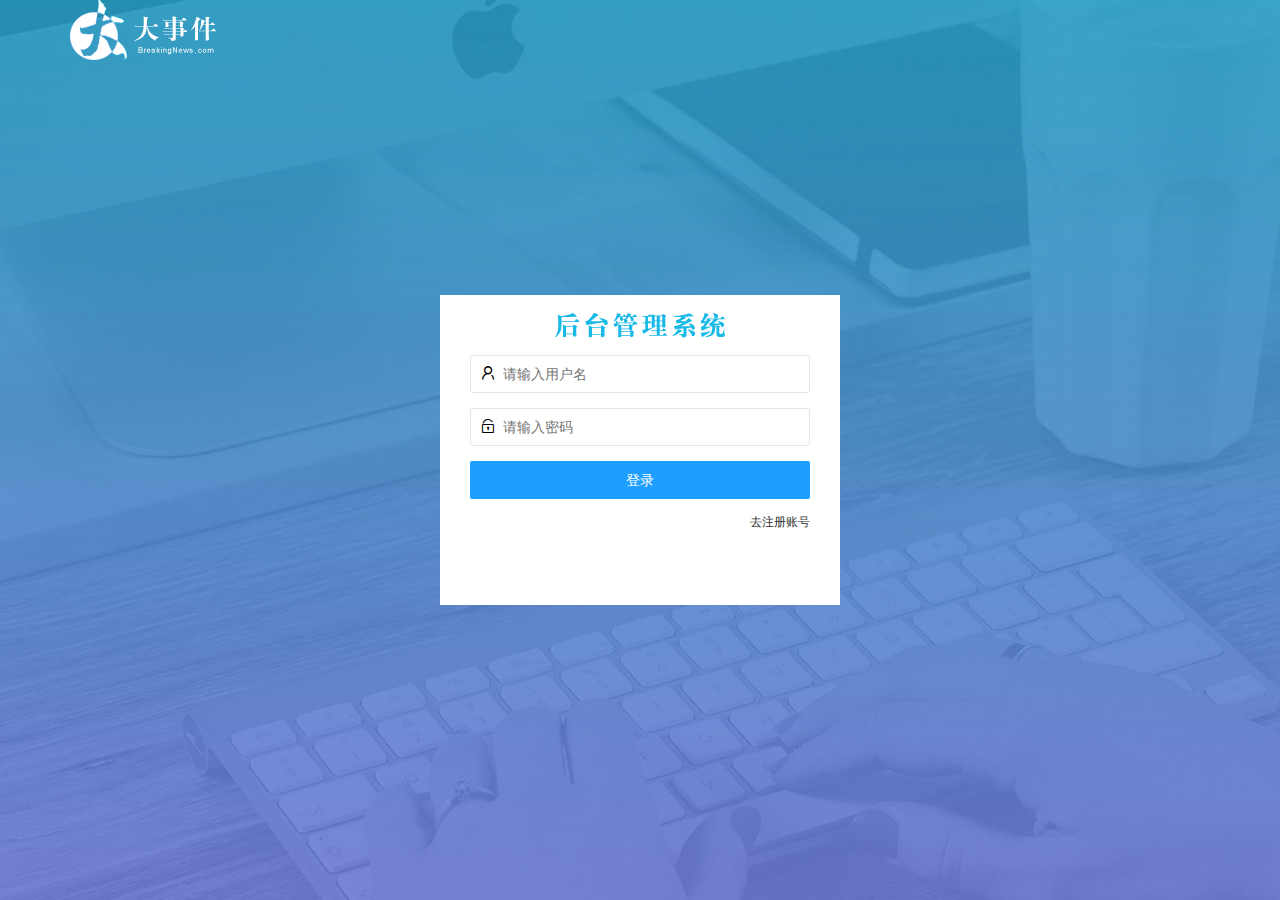
<file: login.html>
<!DOCTYPE html>
<html lang="en">

<head>
    <meta charset="UTF-8">
    <meta http-equiv="X-UA-Compatible" content="IE=edge">
    <meta name="viewport" content="width=device-width, initial-scale=1.0">
    <title>登录页面</title>
    <!-- 引入layui -->
    <link rel="stylesheet" href="/assets/lib/layui/css/layui.css">
    <link rel="stylesheet" href="./assets/css/login.css">
    
</head>

<body>
    <!-- 头部login部分 -->
    <div class="layui-main">
        <img src="/assets/images/logo.png" alt="">
    </div>
    <!-- 登录注册区域 -->
    <div class="loginAndRegBox">
        <div class="title-box"></div>
        <!-- 登录区域 -->
        <div class="login-box">
            <form class="layui-form" id="form_login">
                <div class="layui-form-item">
                    <i class="layui-icon layui-icon-username"></i>
                    <input type="text" name="username" required lay-verify="required" placeholder="请输入用户名"
                        autocomplete="off" class="layui-input">
                </div>
                <div class="layui-form-item">
                    <i class="layui-icon layui-icon-password"></i>
                    <input type="password" name="password" required lay-verify="required|pwd" placeholder="请输入密码"
                        autocomplete="off" class="layui-input">
                </div>
                <div class="layui-form-item">
                    <button class="layui-btn layui-btn-fluid layui-btn-normal" lay-submit>登录</button>
                </div>
                <div class="layui-form-item links">
                    <a href="javascript:;" id="link_reg">去注册账号</a>
                </div>
            </form>
        </div>
        <!-- 注册区域 -->
        <div class="reg-box">
            <form class="layui-form" id="form_reg">
                <div class="layui-form-item">
                    <i class="layui-icon layui-icon-username"></i>
                    <input type="text" name="username" required lay-verify="required" placeholder="请输入用户名"
                        autocomplete="off" class="layui-input">
                </div>
                <div class="layui-form-item">
                    <i class="layui-icon layui-icon-password"></i>
                    <input type="password" name="password" required lay-verify="required|pwd" placeholder="请输入密码"
                        autocomplete="off" class="layui-input">
                </div>
                <div class="layui-form-item">
                    <i class="layui-icon layui-icon-password"></i>
                    <input type="password" name="repassword" required lay-verify="required|pwd|repwd" placeholder="再次确认密码"
                        autocomplete="off" class="layui-input">
                </div>
                <div class="layui-form-item">
                    <button class="layui-btn layui-btn-fluid layui-btn-normal" lay-submit>注册</button>
                </div>
                <div class="layui-form-item links">
                    <a href="javascript:;" id="link_login">去登录</a>
                </div>
            </form>
        </div>
    </div>
    <!-- 导入 Layui 的JS文件 -->
    <script src="./assets/lib/layui/layui.all.js"></script>
    <script src="./assets/lib/jquery.js"></script>
    <script src="./assets/js/baseAPI.js"></script>
    <script src="./assets/js/login.js"></script>
</body>

</html>
</file>
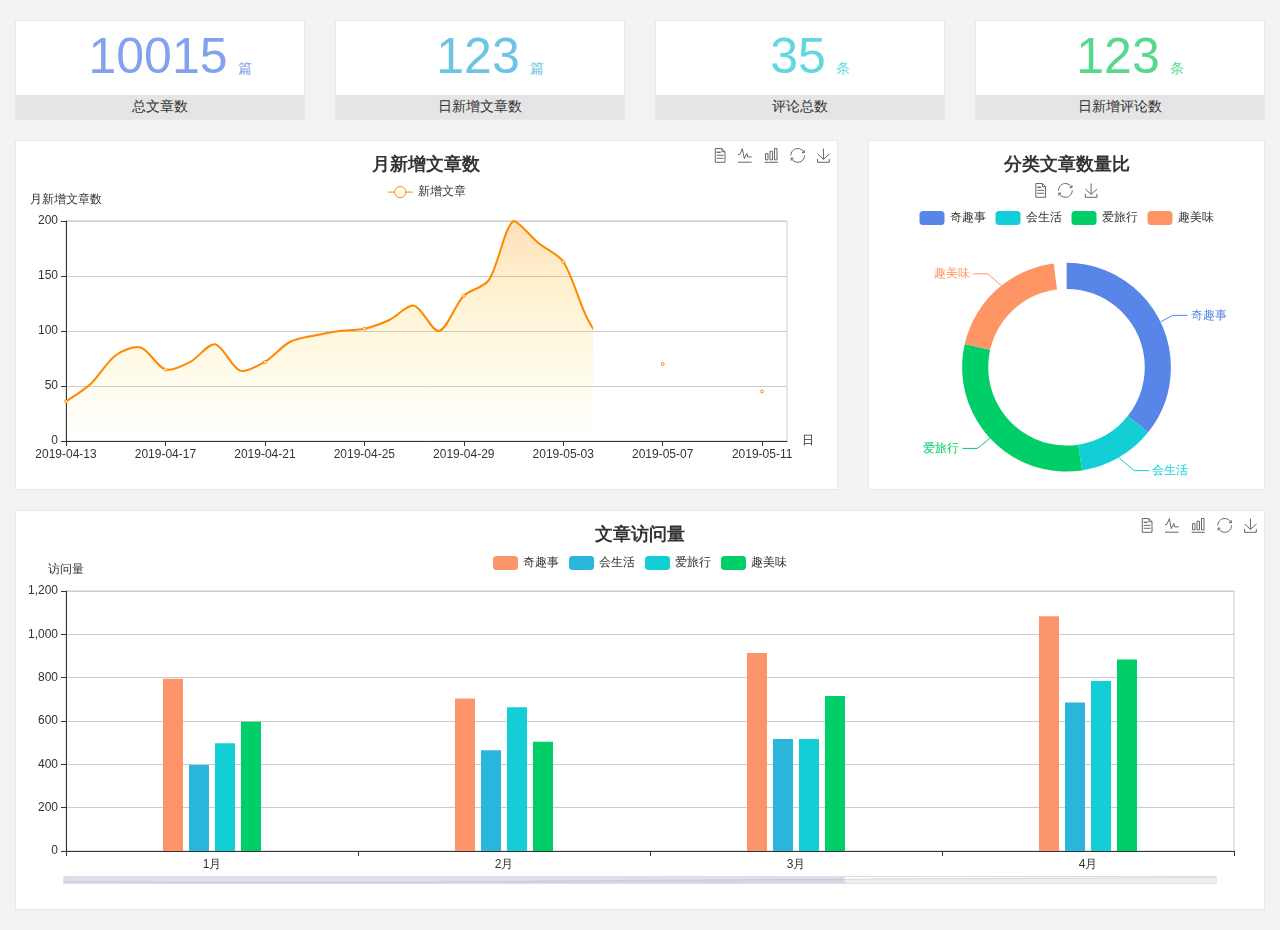
<file: home/dashboard.html>
<!DOCTYPE html>
<html lang="en">

<head>
  <meta charset="UTF-8">
  <meta name="viewport" content="width=device-width, initial-scale=1.0">
  <meta http-equiv="X-UA-Compatible" content="ie=edge">
  <title>图表统计</title>
  <link rel="stylesheet" href="../../assets/lib/bootstrap.css" />
  <link rel="stylesheet" href="../../assets/lib/main.css" />
  <script src="../../assets/lib/jquery.js"></script>
  <script type="text/javascript" src="../../assets/lib/echarts.min.js"></script>
</head>

<body>
  <div class="container-fluid">
    <div class="row spannel_list">
      <div class="col-sm-3 col-xs-6">
        <div class="spannel">
          <em>10015</em><span>篇</span>
          <b>总文章数</b>
        </div>
      </div>
      <div class="col-sm-3 col-xs-6">
        <div class="spannel scolor01">
          <em>123</em><span>篇</span>
          <b>日新增文章数</b>
        </div>
      </div>
      <div class="col-sm-3 col-xs-6">
        <div class="spannel scolor02">
          <em>35</em><span>条</span>
          <b>评论总数</b>
        </div>
      </div>
      <div class="col-sm-3 col-xs-6">
        <div class="spannel scolor03">
          <em>123</em><span>条</span>
          <b>日新增评论数</b>
        </div>
      </div>
    </div>
  </div>

  <div class="container-fluid">
    <div class="row curve-pie">
      <div class="col-lg-8 col-md-8">
        <div class="gragh_pannel" id="curve_show"></div>
      </div>
      <div class="col-lg-4 col-md-4">
        <div class="gragh_pannel" id="pie_show"></div>
      </div>
    </div>
  </div>

  <div class="container-fluid">
    <div class="column_pannel" id="column_show"></div>
  </div>

  <script>
    var oChart = echarts.init(document.getElementById('curve_show'));
    var aList_all = [
      { 'count': 36, 'date': '2019-04-13' },
      { 'count': 52, 'date': '2019-04-14' },
      { 'count': 78, 'date': '2019-04-15' },
      { 'count': 85, 'date': '2019-04-16' },
      { 'count': 65, 'date': '2019-04-17' },
      { 'count': 72, 'date': '2019-04-18' },
      { 'count': 88, 'date': '2019-04-19' },
      { 'count': 64, 'date': '2019-04-20' },
      { 'count': 72, 'date': '2019-04-21' },
      { 'count': 90, 'date': '2019-04-22' },
      { 'count': 96, 'date': '2019-04-23' },
      { 'count': 100, 'date': '2019-04-24' },
      { 'count': 102, 'date': '2019-04-25' },
      { 'count': 110, 'date': '2019-04-26' },
      { 'count': 123, 'date': '2019-04-27' },
      { 'count': 100, 'date': '2019-04-28' },
      { 'count': 132, 'date': '2019-04-29' },
      { 'count': 146, 'date': '2019-04-30' },
      { 'count': 200, 'date': '2019-05-01' },
      { 'count': 180, 'date': '2019-05-02' },
      { 'count': 163, 'date': '2019-05-03' },
      { 'count': 110, 'date': '2019-05-04' },
      { 'count': 80, 'date': '2019-05-05' },
      { 'count': 82, 'date': '2019-05-06' },
      { 'count': 70, 'date': '2019-05-07' },
      { 'count': 65, 'date': '2019-05-08' },
      { 'count': 54, 'date': '2019-05-09' },
      { 'count': 40, 'date': '2019-05-10' },
      { 'count': 45, 'date': '2019-05-11' },
      { 'count': 38, 'date': '2019-05-12' },
    ];

    let aCount = [];
    let aDate = [];

    for (var i = 0; i < aList_all.length; i++) {
      aCount.push(aList_all[i].count);
      aDate.push(aList_all[i].date);
    }

    var chartopt = {
      title: {
        text: '月新增文章数',
        left: 'center',
        top: '10'
      },
      tooltip: {
        trigger: 'axis'
      },
      legend: {
        data: ['新增文章'],
        top: '40'
      },
      toolbox: {
        show: true,
        feature: {
          mark: { show: true },
          dataView: { show: true, readOnly: false },
          magicType: { show: true, type: ['line', 'bar'] },
          restore: { show: true },
          saveAsImage: { show: true }
        }
      },
      calculable: true,
      xAxis: [
        {
          name: '日',
          type: 'category',
          boundaryGap: false,
          data: aDate
        }
      ],
      yAxis: [
        {
          name: '月新增文章数',
          type: 'value'
        }
      ],
      series: [
        {
          name: '新增文章',
          type: 'line',
          smooth: true,
          itemStyle: { normal: { areaStyle: { type: 'default' }, color: '#f80' }, lineStyle: { color: '#f80' } },
          data: aCount
        }],
      areaStyle: {
        normal: {
          color: new echarts.graphic.LinearGradient(0, 0, 0, 1, [{
            offset: 0,
            color: 'rgba(255,136,0,0.39)'
          }, {
            offset: .34,
            color: 'rgba(255,180,0,0.25)'
          }, {
            offset: 1,
            color: 'rgba(255,222,0,0.00)'
          }])

        }
      },
      grid: {
        show: true,
        x: 50,
        x2: 50,
        y: 80,
        height: 220
      }
    };

    oChart.setOption(chartopt);


    var oPie = echarts.init(document.getElementById('pie_show'));
    var oPieopt =
    {
      title: {
        top: 10,
        text: '分类文章数量比',
        x: 'center'
      },
      tooltip: {
        trigger: 'item',
        formatter: "{a} <br/>{b} : {c} ({d}%)"
      },
      color: ['#5885e8', '#13cfd5', '#00ce68', '#ff9565'],
      legend: {
        x: 'center',
        top: 65,
        data: ['奇趣事', '会生活', '爱旅行', '趣美味']
      },
      toolbox: {
        show: true,
        x: 'center',
        top: 35,
        feature: {
          mark: { show: true },
          dataView: { show: true, readOnly: false },
          magicType: {
            show: true,
            type: ['pie', 'funnel'],
            option: {
              funnel: {
                x: '25%',
                width: '50%',
                funnelAlign: 'left',
                max: 1548
              }
            }
          },
          restore: { show: true },
          saveAsImage: { show: true }
        }
      },
      calculable: true,
      series: [
        {
          name: '访问来源',
          type: 'pie',
          radius: ['45%', '60%'],
          center: ['50%', '65%'],
          data: [
            { value: 300, name: '奇趣事' },
            { value: 100, name: '会生活' },
            { value: 260, name: '爱旅行' },
            { value: 180, name: '趣美味' }
          ]
        }
      ]
    };
    oPie.setOption(oPieopt);



    var oColumn = this.echarts.init(document.getElementById('column_show'));
    var oColumnopt =
    {
      title: {
        text: '文章访问量',
        left: 'center',
        top: '10'
      },
      tooltip: {
        trigger: 'axis'
      },
      legend: {
        data: ['奇趣事', '会生活', '爱旅行', '趣美味'],
        top: '40'
      },
      toolbox: {
        show: true,
        feature: {
          mark: { show: true },
          dataView: { show: true, readOnly: false },
          magicType: { show: true, type: ['line', 'bar'] },
          restore: { show: true },
          saveAsImage: { show: true }
        }
      },
      calculable: true,
      xAxis: [
        {
          type: 'category',
          data: ['1月', '2月', '3月', '4月', '5月']
        }
      ],
      yAxis: [
        {
          name: '访问量',
          type: 'value'
        }
      ],
      series: [
        {
          name: '奇趣事',
          type: 'bar',
          barWidth: 20,
          itemStyle: {
            normal: { areaStyle: { type: 'default' }, color: '#fd956a' }
          },
          data: [800, 708, 920, 1090, 1200]
        },
        {
          name: '会生活',
          type: 'bar',
          barWidth: 20,
          itemStyle: {
            normal: { areaStyle: { type: 'default' }, color: '#2bb6db' }
          },
          data: [400, 468, 520, 690, 800]
        },
        {
          name: '爱旅行',
          type: 'bar',
          barWidth: 20,
          itemStyle: {
            normal: { areaStyle: { type: 'default' }, color: '#13cfd5' }
          },
          data: [500, 668, 520, 790, 900]
        },
        {
          name: '趣美味',
          type: 'bar',
          barWidth: 20,
          itemStyle: {
            normal: { areaStyle: { type: 'default' }, color: '#00ce68' }
          },
          data: [600, 508, 720, 890, 1000]
        }
      ],
      grid: {
        show: true,
        x: 50,
        x2: 30,
        y: 80,
        height: 260
      },
      dataZoom: [//给x轴设置滚动条
        {
          start: 0,//默认为0
          end: 100 - 1000 / 31,//默认为100
          type: 'slider',
          show: true,
          xAxisIndex: [0],
          handleSize: 0,//滑动条的 左右2个滑动条的大小
          height: 8,//组件高度
          left: 45, //左边的距离
          right: 50,//右边的距离
          bottom: 26,//右边的距离
          handleColor: '#ddd',//h滑动图标的颜色
          handleStyle: {
            borderColor: "#cacaca",
            borderWidth: "1",
            shadowBlur: 2,
            background: "#ddd",
            shadowColor: "#ddd",
          }
        }]
    };
    oColumn.setOption(oColumnopt);
  </script>
</body>

</html>
</file>
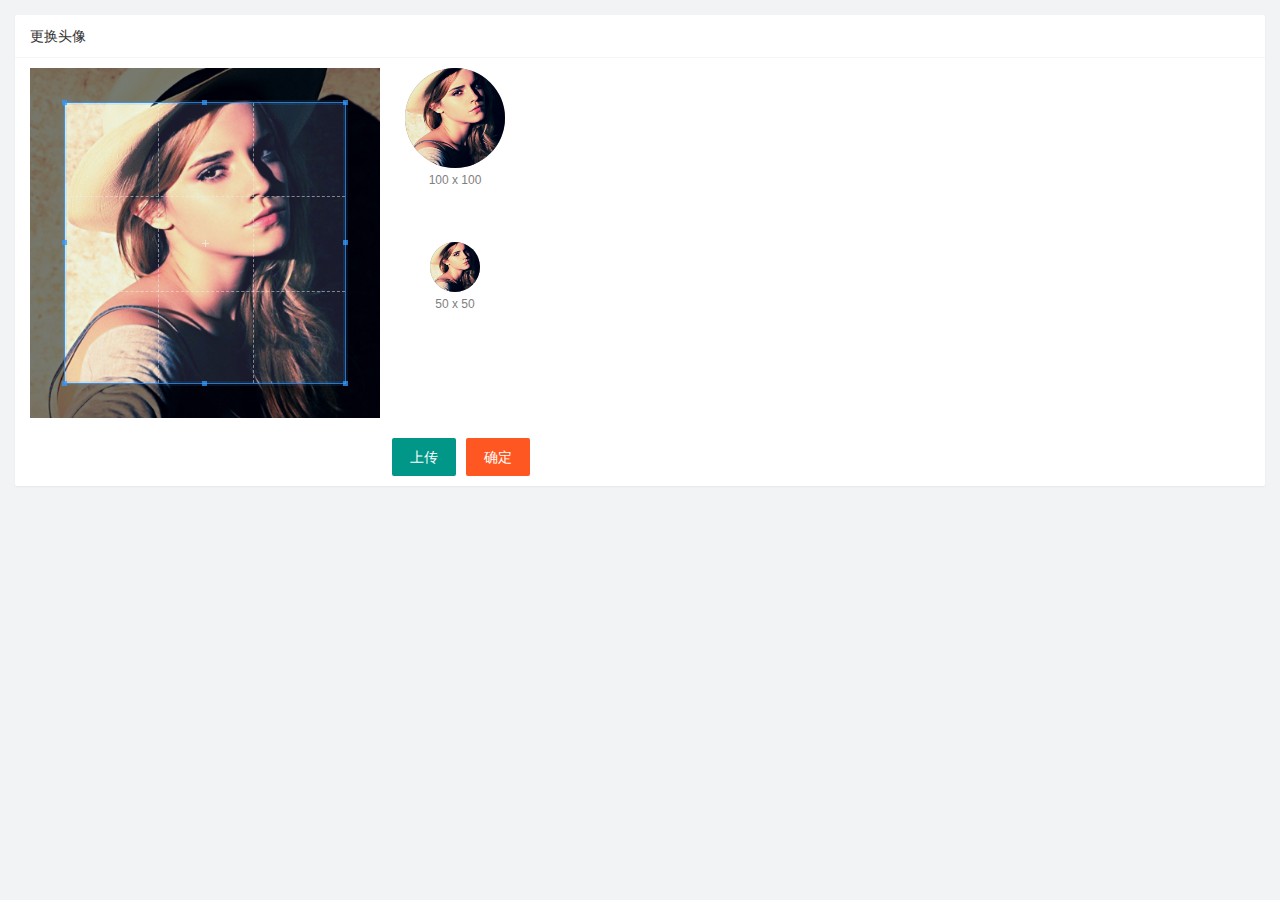
<file: user/user_avatar.html>
<!DOCTYPE html>
<html lang="en">

<head>
    <meta charset="UTF-8">
    <meta http-equiv="X-UA-Compatible" content="IE=edge">
    <meta name="viewport" content="width=device-width, initial-scale=1.0">
    <title>更换头像</title>
    <link rel="stylesheet" href="../assets/lib/layui/css/layui.css">
    <link rel="stylesheet" href="../assets/lib/cropper/cropper.css" />
    <link rel="stylesheet" href="../assets/css/user/user_avatar.css">
</head>

<body>
    <div class="layui-card">
        <div class="layui-card-header">更换头像</div>
        <div class="layui-card-body">
            <!-- 第一行的图片裁剪和预览区域 -->
            <div class="row1">
                <!-- 图片裁剪区域 -->
                <div class="cropper-box">
                    <!-- 这个 img 标签很重要，将来会把它初始化为裁剪区域 -->
                    <img id="image" src="../assets/images/sample.jpg" />
                </div>
                <!-- 图片的预览区域 -->
                <div class="preview-box">
                    <div>
                        <!-- 宽高为 100px 的预览区域 -->
                        <div class="img-preview w100"></div>
                        <p class="size">100 x 100</p>
                    </div>
                    <div>
                        <!-- 宽高为 50px 的预览区域 -->
                        <div class="img-preview w50"></div>
                        <p class="size">50 x 50</p>
                    </div>
                </div>
            </div>

            <!-- 第二行的按钮区域 -->
            <div class="row2">
                <!-- 通过 accept 属性，可以指定，允许用户选择什么类型的文件 -->
                <input type="file" id="file" accept="image/*" />
                <button type="button" class="layui-btn" id="btnChooseImage">上传</button>
                <button type="button" class="layui-btn layui-btn-danger"id="btnUpload">确定</button>
            </div>
        </div>
    </div>
    <script src="../assets/lib/layui/layui.all.js"></script>
    <script src="../assets/lib/jquery.js"></script>
    <script src="../assets/js/baseAPI.js"></script>
    <script src="../assets/lib/cropper/Cropper.js"></script>
    <script src="../assets/lib/cropper/jquery-cropper.js"></script>
    <script src="../assets/js/user/user_avatar.js"></script>
</body>

</html>
</file>
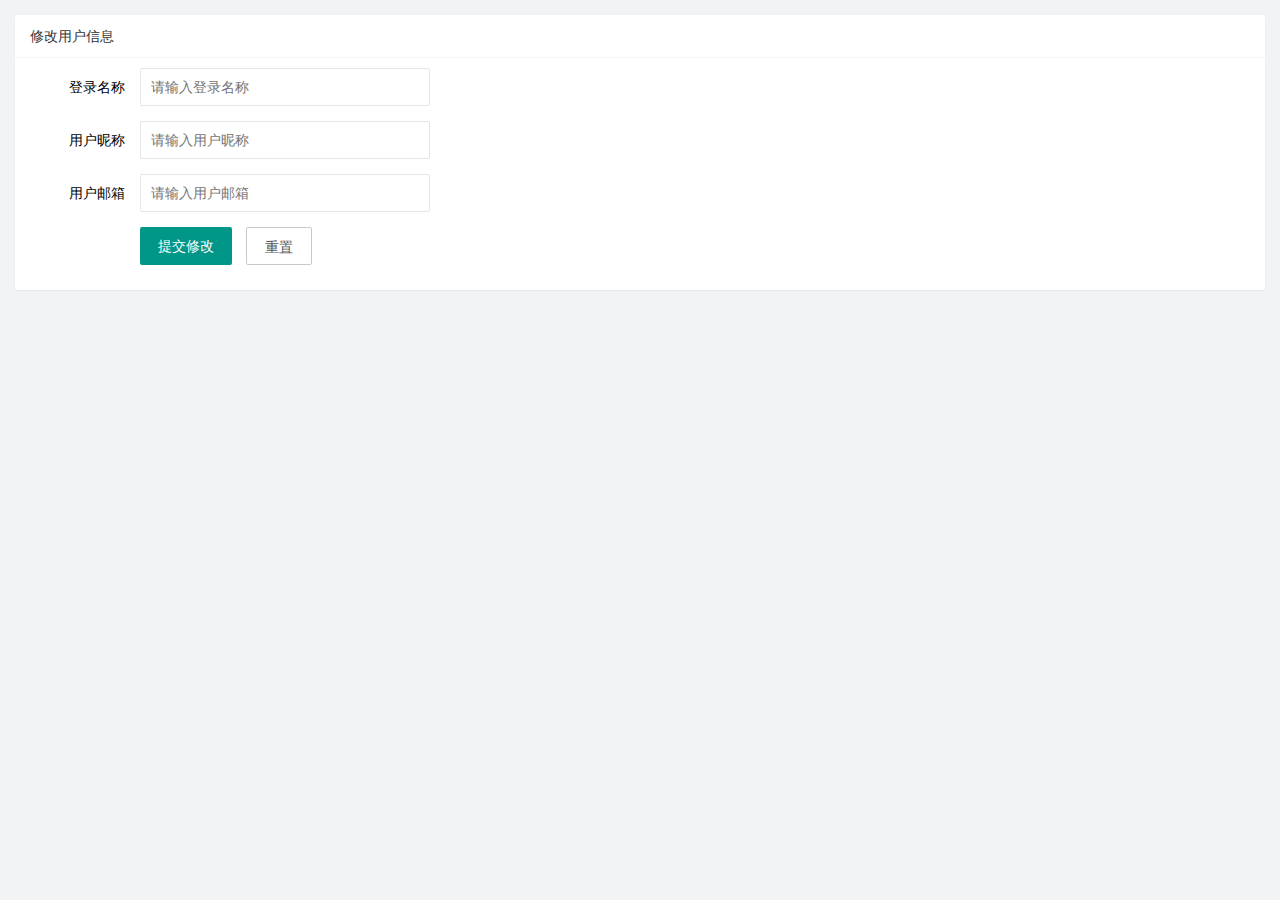
<file: user/user_info.html>
<!DOCTYPE html>
<html lang="en">

<head>
    <meta charset="UTF-8">
    <meta http-equiv="X-UA-Compatible" content="IE=edge">
    <meta name="viewport" content="width=device-width, initial-scale=1.0">
    <title>Document</title>
    <link rel="stylesheet" href="../assets/lib/layui/css/layui.css">
    <link rel="stylesheet" href="../assets/css/user/user_info.css">
</head>

<body>
    <div class="layui-card">
        <div class="layui-card-header">修改用户信息</div>
        <div class="layui-card-body">
            <form class="layui-form" lay-filter="formUserInfo">
                <!-- 这是隐藏域 -->
                <input type="hidden" name="id" value="" />
                <div class="layui-form-item">
                    <label class="layui-form-label">登录名称</label>
                    <div class="layui-input-block">
                        <input type="text" name="username" required lay-verify="required" placeholder="请输入登录名称"
                            autocomplete="off" class="layui-input" readonly>
                    </div>
                </div>
                <div class="layui-form-item">
                    <label class="layui-form-label">用户昵称</label>
                    <div class="layui-input-block">
                        <input type="text" name="nickname" required lay-verify="required|nickname" placeholder="请输入用户昵称"
                            autocomplete="off" class="layui-input">
                    </div>
                </div>
                <div class="layui-form-item">
                    <label class="layui-form-label">用户邮箱</label>
                    <div class="layui-input-block">
                        <input type="text" name="email" required lay-verify="required|email" placeholder="请输入用户邮箱"
                            autocomplete="off" class="layui-input">
                    </div>
                </div>
                <div class="layui-form-item">
                    <div class="layui-input-block">
                        <button class="layui-btn" lay-submit lay-filter="formDemo">提交修改</button>
                        <button type="reset" id="btnReset"class="layui-btn layui-btn-primary">重置</button>
                    </div>
                </div>
            </form>
        </div>
    </div>
    <!-- 导入layui -->
    <script src="../assets/lib/layui/layui.all.js"></script>
    <!-- 导入jquery -->
    <script src="../assets/lib/jquery.js"></script>
    <!-- 导入baseAPI -->
    <script src="../assets/js/baseAPI.js"></script>
    <!-- 导入user_info的js -->
    <script src="../assets/js/user/user_info.js"></script>
</body>

</html>
</file>
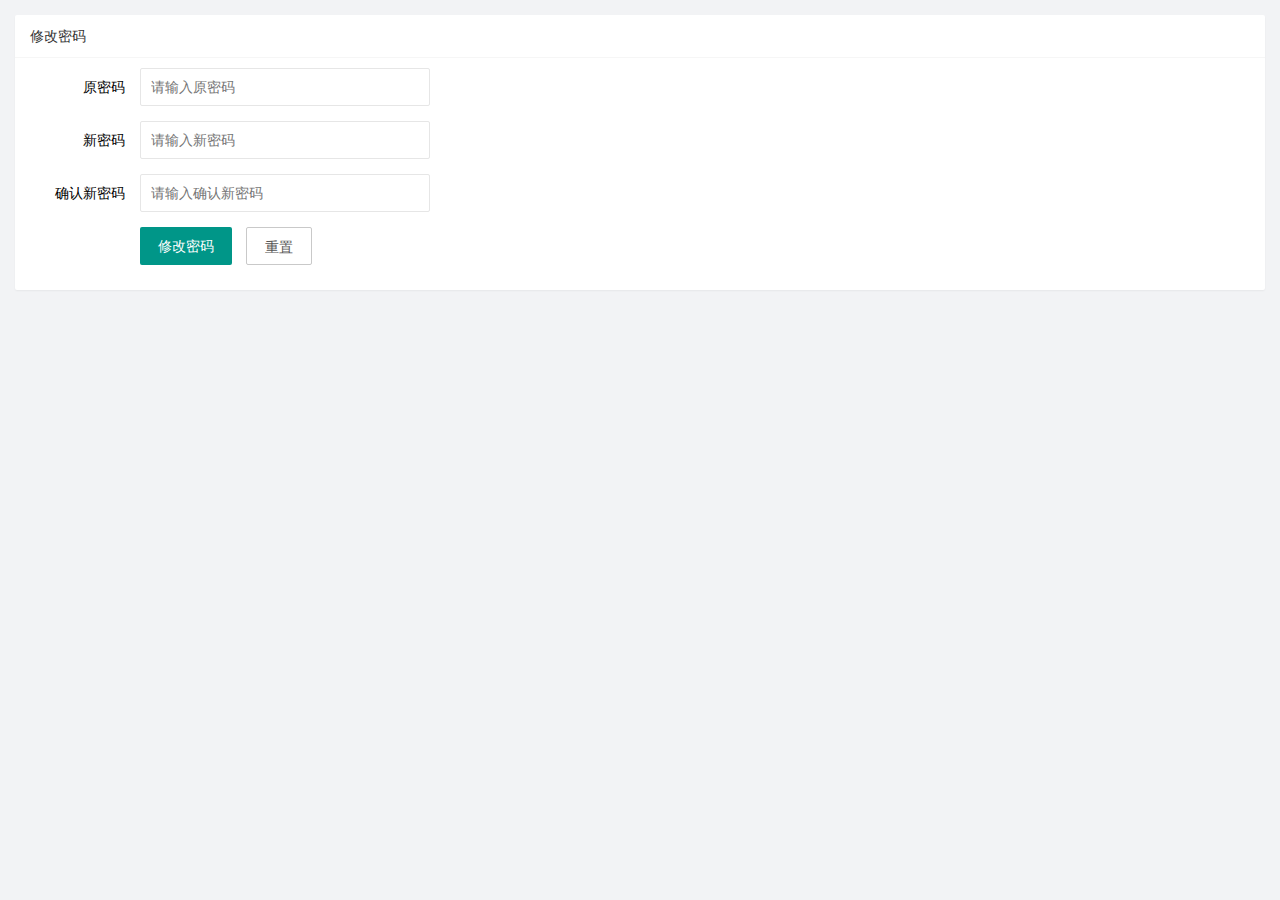
<file: user/user_pwd.html>
<!DOCTYPE html>
<html lang="en">

<head>
    <meta charset="UTF-8">
    <meta http-equiv="X-UA-Compatible" content="IE=edge">
    <meta name="viewport" content="width=device-width, initial-scale=1.0">
    <title>Document</title>
    <link rel="stylesheet" href="../assets/lib/layui/css/layui.css">
    <link rel="stylesheet" href="../assets/css/user/user_pwd.css">
</head>

<body>
    <div class="layui-card">
        <div class="layui-card-header">修改密码</div>
        <div class="layui-card-body">
            <form class="layui-form" action="">
                <div class="layui-form-item">
                    <label class="layui-form-label">原密码</label>
                    <div class="layui-input-block">
                        <input type="password" name="old_pwd" required lay-verify="required|pwd" placeholder="请输入原密码"
                            autocomplete="off" class="layui-input">
                    </div>
                </div>
                <div class="layui-form-item">
                    <label class="layui-form-label">新密码</label>
                    <div class="layui-input-block">
                        <input type="password" name="new_pwd" required lay-verify="required|pwd|samePwd" placeholder="请输入新密码"
                            autocomplete="off" class="layui-input">
                    </div>
                </div>
                <div class="layui-form-item">
                    <label class="layui-form-label">确认新密码</label>
                    <div class="layui-input-block">
                        <input type="password" name="re_pwd" required lay-verify="required|pwd|rePwd" placeholder="请输入确认新密码"
                            autocomplete="off" class="layui-input">
                    </div>
                </div>
                <div class="layui-form-item">
                    <div class="layui-input-block">
                      <button class="layui-btn" lay-submit lay-filter="formDemo">修改密码</button>
                      <button type="reset" class="layui-btn layui-btn-primary">重置</button>
                    </div>
                  </div>
            </form>
        </div>
    </div>
    <script src="../assets/lib/layui/layui.all.js"></script>
    <script src="../assets/lib/jquery.js"></script>
    <script src="../assets/js/baseAPI.js"></script>
    <script src="../assets/js/user/user_pwd.js"></script>
</body>

</html>
</file>
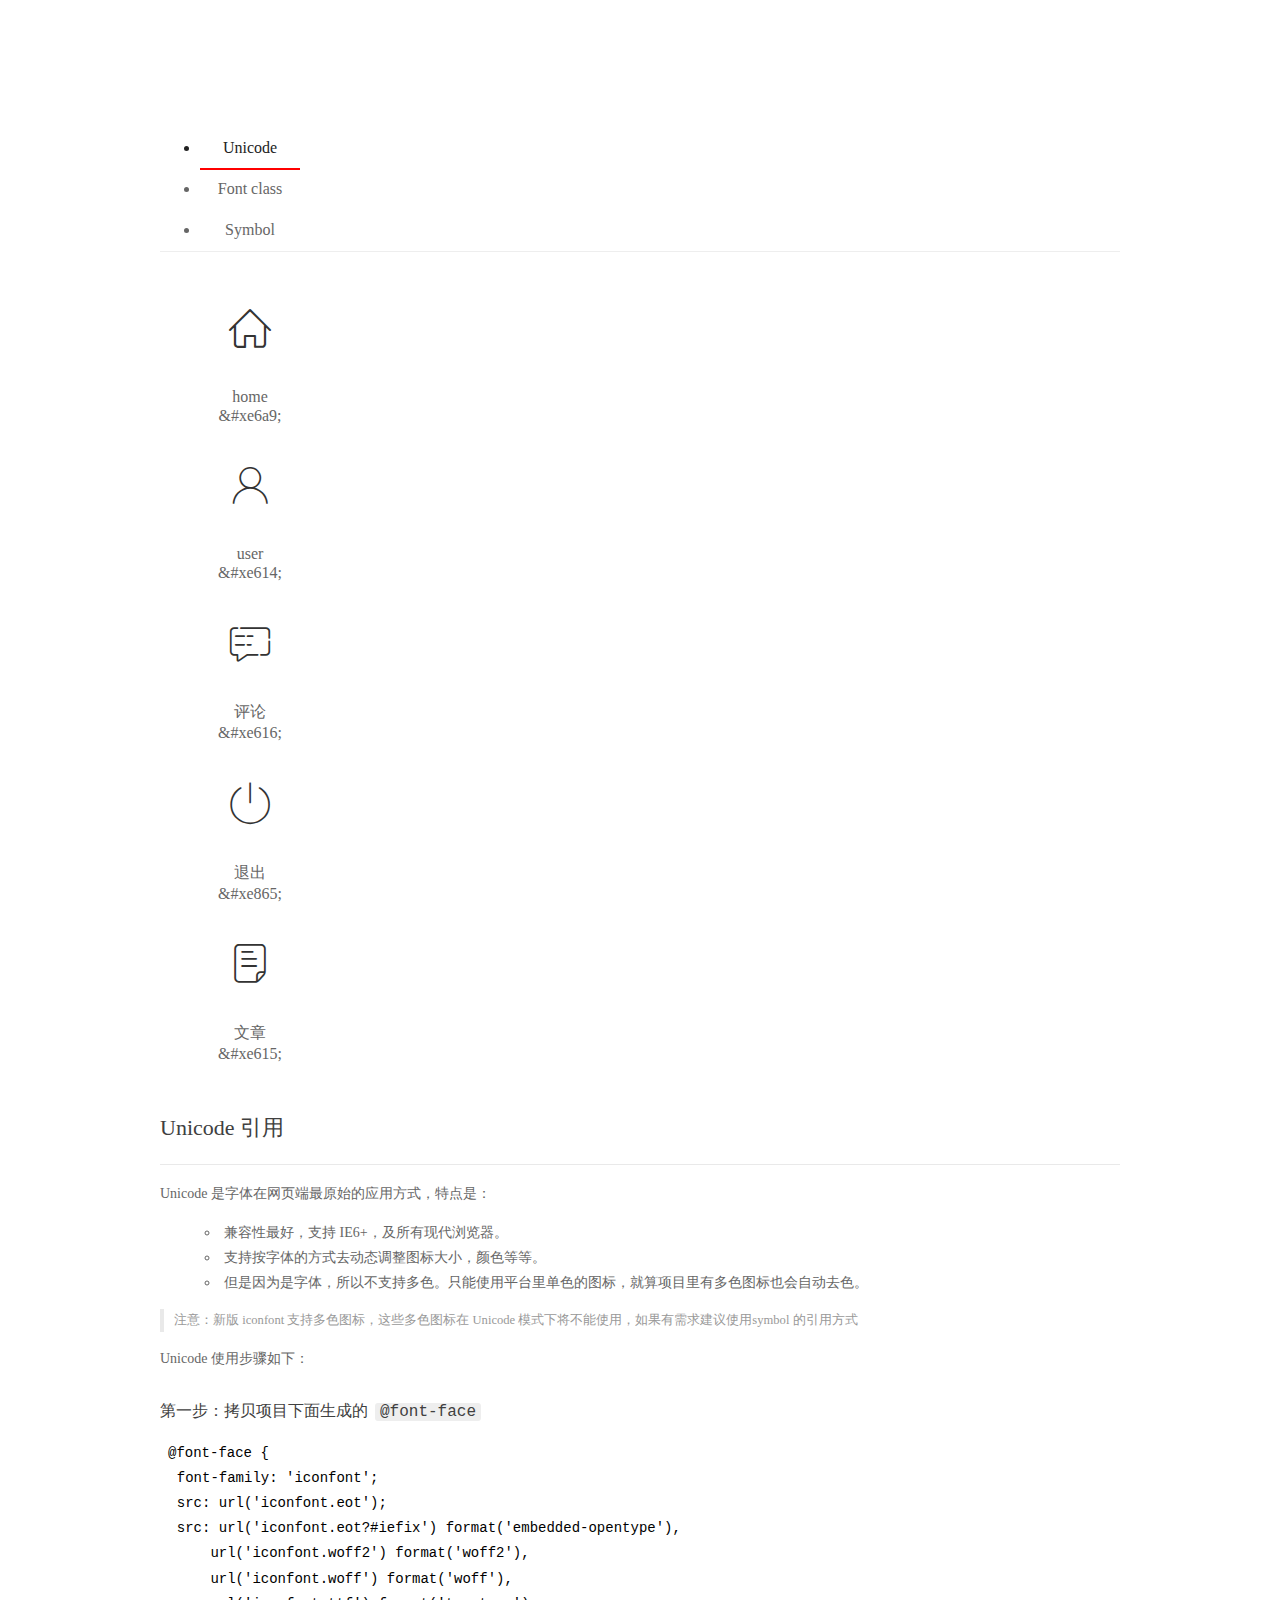
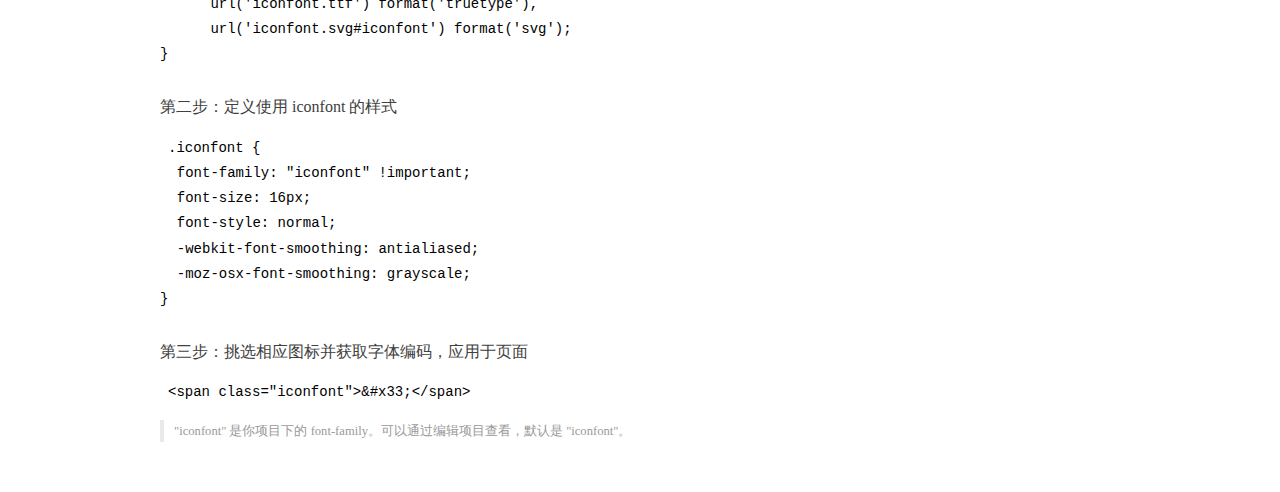
<file: assets/fonts/demo_index.html>
<!DOCTYPE html>
<html>
<head>
  <meta charset="utf-8"/>
  <title>IconFont Demo</title>
  <link rel="shortcut icon" href="https://gtms04.alicdn.com/tps/i4/TB1_oz6GVXXXXaFXpXXJDFnIXXX-64-64.ico" type="image/x-icon"/>
  <link rel="stylesheet" href="https://g.alicdn.com/thx/cube/1.3.2/cube.min.css">
  <link rel="stylesheet" href="demo.css">
  <link rel="stylesheet" href="iconfont.css">
  <script src="iconfont.js"></script>
  <!-- jQuery -->
  <script src="https://a1.alicdn.com/oss/uploads/2018/12/26/7bfddb60-08e8-11e9-9b04-53e73bb6408b.js"></script>
  <!-- 代码高亮 -->
  <script src="https://a1.alicdn.com/oss/uploads/2018/12/26/a3f714d0-08e6-11e9-8a15-ebf944d7534c.js"></script>
</head>
<body>
  <div class="main">
    <h1 class="logo"><a href="https://www.iconfont.cn/" title="iconfont 首页" target="_blank">&#xe86b;</a></h1>
    <div class="nav-tabs">
      <ul id="tabs" class="dib-box">
        <li class="dib active"><span>Unicode</span></li>
        <li class="dib"><span>Font class</span></li>
        <li class="dib"><span>Symbol</span></li>
      </ul>
      
    </div>
    <div class="tab-container">
      <div class="content unicode" style="display: block;">
          <ul class="icon_lists dib-box">
          
            <li class="dib">
              <span class="icon iconfont">&#xe6a9;</span>
                <div class="name">home</div>
                <div class="code-name">&amp;#xe6a9;</div>
              </li>
          
            <li class="dib">
              <span class="icon iconfont">&#xe614;</span>
                <div class="name">user</div>
                <div class="code-name">&amp;#xe614;</div>
              </li>
          
            <li class="dib">
              <span class="icon iconfont">&#xe616;</span>
                <div class="name">评论</div>
                <div class="code-name">&amp;#xe616;</div>
              </li>
          
            <li class="dib">
              <span class="icon iconfont">&#xe865;</span>
                <div class="name">退出</div>
                <div class="code-name">&amp;#xe865;</div>
              </li>
          
            <li class="dib">
              <span class="icon iconfont">&#xe615;</span>
                <div class="name">文章</div>
                <div class="code-name">&amp;#xe615;</div>
              </li>
          
          </ul>
          <div class="article markdown">
          <h2 id="unicode-">Unicode 引用</h2>
          <hr>

          <p>Unicode 是字体在网页端最原始的应用方式，特点是：</p>
          <ul>
            <li>兼容性最好，支持 IE6+，及所有现代浏览器。</li>
            <li>支持按字体的方式去动态调整图标大小，颜色等等。</li>
            <li>但是因为是字体，所以不支持多色。只能使用平台里单色的图标，就算项目里有多色图标也会自动去色。</li>
          </ul>
          <blockquote>
            <p>注意：新版 iconfont 支持多色图标，这些多色图标在 Unicode 模式下将不能使用，如果有需求建议使用symbol 的引用方式</p>
          </blockquote>
          <p>Unicode 使用步骤如下：</p>
          <h3 id="-font-face">第一步：拷贝项目下面生成的 <code>@font-face</code></h3>
<pre><code class="language-css"
>@font-face {
  font-family: 'iconfont';
  src: url('iconfont.eot');
  src: url('iconfont.eot?#iefix') format('embedded-opentype'),
      url('iconfont.woff2') format('woff2'),
      url('iconfont.woff') format('woff'),
      url('iconfont.ttf') format('truetype'),
      url('iconfont.svg#iconfont') format('svg');
}
</code></pre>
          <h3 id="-iconfont-">第二步：定义使用 iconfont 的样式</h3>
<pre><code class="language-css"
>.iconfont {
  font-family: "iconfont" !important;
  font-size: 16px;
  font-style: normal;
  -webkit-font-smoothing: antialiased;
  -moz-osx-font-smoothing: grayscale;
}
</code></pre>
          <h3 id="-">第三步：挑选相应图标并获取字体编码，应用于页面</h3>
<pre>
<code class="language-html"
>&lt;span class="iconfont"&gt;&amp;#x33;&lt;/span&gt;
</code></pre>
          <blockquote>
            <p>"iconfont" 是你项目下的 font-family。可以通过编辑项目查看，默认是 "iconfont"。</p>
          </blockquote>
          </div>
      </div>
      <div class="content font-class">
        <ul class="icon_lists dib-box">
          
          <li class="dib">
            <span class="icon iconfont icon-home"></span>
            <div class="name">
              home
            </div>
            <div class="code-name">.icon-home
            </div>
          </li>
          
          <li class="dib">
            <span class="icon iconfont icon-user"></span>
            <div class="name">
              user
            </div>
            <div class="code-name">.icon-user
            </div>
          </li>
          
          <li class="dib">
            <span class="icon iconfont icon-pinglun"></span>
            <div class="name">
              评论
            </div>
            <div class="code-name">.icon-pinglun
            </div>
          </li>
          
          <li class="dib">
            <span class="icon iconfont icon-tuichu"></span>
            <div class="name">
              退出
            </div>
            <div class="code-name">.icon-tuichu
            </div>
          </li>
          
          <li class="dib">
            <span class="icon iconfont icon-16"></span>
            <div class="name">
              文章
            </div>
            <div class="code-name">.icon-16
            </div>
          </li>
          
        </ul>
        <div class="article markdown">
        <h2 id="font-class-">font-class 引用</h2>
        <hr>

        <p>font-class 是 Unicode 使用方式的一种变种，主要是解决 Unicode 书写不直观，语意不明确的问题。</p>
        <p>与 Unicode 使用方式相比，具有如下特点：</p>
        <ul>
          <li>兼容性良好，支持 IE8+，及所有现代浏览器。</li>
          <li>相比于 Unicode 语意明确，书写更直观。可以很容易分辨这个 icon 是什么。</li>
          <li>因为使用 class 来定义图标，所以当要替换图标时，只需要修改 class 里面的 Unicode 引用。</li>
          <li>不过因为本质上还是使用的字体，所以多色图标还是不支持的。</li>
        </ul>
        <p>使用步骤如下：</p>
        <h3 id="-fontclass-">第一步：引入项目下面生成的 fontclass 代码：</h3>
<pre><code class="language-html">&lt;link rel="stylesheet" href="./iconfont.css"&gt;
</code></pre>
        <h3 id="-">第二步：挑选相应图标并获取类名，应用于页面：</h3>
<pre><code class="language-html">&lt;span class="iconfont icon-xxx"&gt;&lt;/span&gt;
</code></pre>
        <blockquote>
          <p>"
            iconfont" 是你项目下的 font-family。可以通过编辑项目查看，默认是 "iconfont"。</p>
        </blockquote>
      </div>
      </div>
      <div class="content symbol">
          <ul class="icon_lists dib-box">
          
            <li class="dib">
                <svg class="icon svg-icon" aria-hidden="true">
                  <use xlink:href="#icon-home"></use>
                </svg>
                <div class="name">home</div>
                <div class="code-name">#icon-home</div>
            </li>
          
            <li class="dib">
                <svg class="icon svg-icon" aria-hidden="true">
                  <use xlink:href="#icon-user"></use>
                </svg>
                <div class="name">user</div>
                <div class="code-name">#icon-user</div>
            </li>
          
            <li class="dib">
                <svg class="icon svg-icon" aria-hidden="true">
                  <use xlink:href="#icon-pinglun"></use>
                </svg>
                <div class="name">评论</div>
                <div class="code-name">#icon-pinglun</div>
            </li>
          
            <li class="dib">
                <svg class="icon svg-icon" aria-hidden="true">
                  <use xlink:href="#icon-tuichu"></use>
                </svg>
                <div class="name">退出</div>
                <div class="code-name">#icon-tuichu</div>
            </li>
          
            <li class="dib">
                <svg class="icon svg-icon" aria-hidden="true">
                  <use xlink:href="#icon-16"></use>
                </svg>
                <div class="name">文章</div>
                <div class="code-name">#icon-16</div>
            </li>
          
          </ul>
          <div class="article markdown">
          <h2 id="symbol-">Symbol 引用</h2>
          <hr>

          <p>这是一种全新的使用方式，应该说这才是未来的主流，也是平台目前推荐的用法。相关介绍可以参考这篇<a href="">文章</a>
            这种用法其实是做了一个 SVG 的集合，与另外两种相比具有如下特点：</p>
          <ul>
            <li>支持多色图标了，不再受单色限制。</li>
            <li>通过一些技巧，支持像字体那样，通过 <code>font-size</code>, <code>color</code> 来调整样式。</li>
            <li>兼容性较差，支持 IE9+，及现代浏览器。</li>
            <li>浏览器渲染 SVG 的性能一般，还不如 png。</li>
          </ul>
          <p>使用步骤如下：</p>
          <h3 id="-symbol-">第一步：引入项目下面生成的 symbol 代码：</h3>
<pre><code class="language-html">&lt;script src="./iconfont.js"&gt;&lt;/script&gt;
</code></pre>
          <h3 id="-css-">第二步：加入通用 CSS 代码（引入一次就行）：</h3>
<pre><code class="language-html">&lt;style&gt;
.icon {
  width: 1em;
  height: 1em;
  vertical-align: -0.15em;
  fill: currentColor;
  overflow: hidden;
}
&lt;/style&gt;
</code></pre>
          <h3 id="-">第三步：挑选相应图标并获取类名，应用于页面：</h3>
<pre><code class="language-html">&lt;svg class="icon" aria-hidden="true"&gt;
  &lt;use xlink:href="#icon-xxx"&gt;&lt;/use&gt;
&lt;/svg&gt;
</code></pre>
          </div>
      </div>

    </div>
  </div>
  <script>
  $(document).ready(function () {
      $('.tab-container .content:first').show()

      $('#tabs li').click(function (e) {
        var tabContent = $('.tab-container .content')
        var index = $(this).index()

        if ($(this).hasClass('active')) {
          return
        } else {
          $('#tabs li').removeClass('active')
          $(this).addClass('active')

          tabContent.hide().eq(index).fadeIn()
        }
      })
    })
  </script>
</body>
</html>
</file>
<file: assets/lib/layui/css/layui.css>
/** layui-v2.5.5 MIT License By https://www.layui.com */
 .layui-inline,img{display:inline-block;vertical-align:middle}h1,h2,h3,h4,h5,h6{font-weight:400}.layui-edge,.layui-header,.layui-inline,.layui-main{position:relative}.layui-body,.layui-edge,.layui-elip{overflow:hidden}.layui-btn,.layui-edge,.layui-inline,img{vertical-align:middle}.layui-btn,.layui-disabled,.layui-icon,.layui-unselect{-moz-user-select:none;-webkit-user-select:none;-ms-user-select:none}.layui-elip,.layui-form-checkbox span,.layui-form-pane .layui-form-label{text-overflow:ellipsis;white-space:nowrap}.layui-breadcrumb,.layui-tree-btnGroup{visibility:hidden}blockquote,body,button,dd,div,dl,dt,form,h1,h2,h3,h4,h5,h6,input,li,ol,p,pre,td,textarea,th,ul{margin:0;padding:0;-webkit-tap-highlight-color:rgba(0,0,0,0)}a:active,a:hover{outline:0}img{border:none}li{list-style:none}table{border-collapse:collapse;border-spacing:0}h4,h5,h6{font-size:100%}button,input,optgroup,option,select,textarea{font-family:inherit;font-size:inherit;font-style:inherit;font-weight:inherit;outline:0}pre{white-space:pre-wrap;white-space:-moz-pre-wrap;white-space:-pre-wrap;white-space:-o-pre-wrap;word-wrap:break-word}body{line-height:24px;font:14px Helvetica Neue,Helvetica,PingFang SC,Tahoma,Arial,sans-serif}hr{height:1px;margin:10px 0;border:0;clear:both}a{color:#333;text-decoration:none}a:hover{color:#777}a cite{font-style:normal;*cursor:pointer}.layui-border-box,.layui-border-box *{box-sizing:border-box}.layui-box,.layui-box *{box-sizing:content-box}.layui-clear{clear:both;*zoom:1}.layui-clear:after{content:'\20';clear:both;*zoom:1;display:block;height:0}.layui-inline{*display:inline;*zoom:1}.layui-edge{display:inline-block;width:0;height:0;border-width:6px;border-style:dashed;border-color:transparent}.layui-edge-top{top:-4px;border-bottom-color:#999;border-bottom-style:solid}.layui-edge-right{border-left-color:#999;border-left-style:solid}.layui-edge-bottom{top:2px;border-top-color:#999;border-top-style:solid}.layui-edge-left{border-right-color:#999;border-right-style:solid}.layui-disabled,.layui-disabled:hover{color:#d2d2d2!important;cursor:not-allowed!important}.layui-circle{border-radius:100%}.layui-show{display:block!important}.layui-hide{display:none!important}@font-face{font-family:layui-icon;src:url(../font/iconfont.eot?v=250);src:url(../font/iconfont.eot?v=250#iefix) format('embedded-opentype'),url(../font/iconfont.woff2?v=250) format('woff2'),url(../font/iconfont.woff?v=250) format('woff'),url(../font/iconfont.ttf?v=250) format('truetype'),url(../font/iconfont.svg?v=250#layui-icon) format('svg')}.layui-icon{font-family:layui-icon!important;font-size:16px;font-style:normal;-webkit-font-smoothing:antialiased;-moz-osx-font-smoothing:grayscale}.layui-icon-reply-fill:before{content:"\e611"}.layui-icon-set-fill:before{content:"\e614"}.layui-icon-menu-fill:before{content:"\e60f"}.layui-icon-search:before{content:"\e615"}.layui-icon-share:before{content:"\e641"}.layui-icon-set-sm:before{content:"\e620"}.layui-icon-engine:before{content:"\e628"}.layui-icon-close:before{content:"\1006"}.layui-icon-close-fill:before{content:"\1007"}.layui-icon-chart-screen:before{content:"\e629"}.layui-icon-star:before{content:"\e600"}.layui-icon-circle-dot:before{content:"\e617"}.layui-icon-chat:before{content:"\e606"}.layui-icon-release:before{content:"\e609"}.layui-icon-list:before{content:"\e60a"}.layui-icon-chart:before{content:"\e62c"}.layui-icon-ok-circle:before{content:"\1005"}.layui-icon-layim-theme:before{content:"\e61b"}.layui-icon-table:before{content:"\e62d"}.layui-icon-right:before{content:"\e602"}.layui-icon-left:before{content:"\e603"}.layui-icon-cart-simple:before{content:"\e698"}.layui-icon-face-cry:before{content:"\e69c"}.layui-icon-face-smile:before{content:"\e6af"}.layui-icon-survey:before{content:"\e6b2"}.layui-icon-tree:before{content:"\e62e"}.layui-icon-upload-circle:before{content:"\e62f"}.layui-icon-add-circle:before{content:"\e61f"}.layui-icon-download-circle:before{content:"\e601"}.layui-icon-templeate-1:before{content:"\e630"}.layui-icon-util:before{content:"\e631"}.layui-icon-face-surprised:before{content:"\e664"}.layui-icon-edit:before{content:"\e642"}.layui-icon-speaker:before{content:"\e645"}.layui-icon-down:before{content:"\e61a"}.layui-icon-file:before{content:"\e621"}.layui-icon-layouts:before{content:"\e632"}.layui-icon-rate-half:before{content:"\e6c9"}.layui-icon-add-circle-fine:before{content:"\e608"}.layui-icon-prev-circle:before{content:"\e633"}.layui-icon-read:before{content:"\e705"}.layui-icon-404:before{content:"\e61c"}.layui-icon-carousel:before{content:"\e634"}.layui-icon-help:before{content:"\e607"}.layui-icon-code-circle:before{content:"\e635"}.layui-icon-water:before{content:"\e636"}.layui-icon-username:before{content:"\e66f"}.layui-icon-find-fill:before{content:"\e670"}.layui-icon-about:before{content:"\e60b"}.layui-icon-location:before{content:"\e715"}.layui-icon-up:before{content:"\e619"}.layui-icon-pause:before{content:"\e651"}.layui-icon-date:before{content:"\e637"}.layui-icon-layim-uploadfile:before{content:"\e61d"}.layui-icon-delete:before{content:"\e640"}.layui-icon-play:before{content:"\e652"}.layui-icon-top:before{content:"\e604"}.layui-icon-friends:before{content:"\e612"}.layui-icon-refresh-3:before{content:"\e9aa"}.layui-icon-ok:before{content:"\e605"}.layui-icon-layer:before{content:"\e638"}.layui-icon-face-smile-fine:before{content:"\e60c"}.layui-icon-dollar:before{content:"\e659"}.layui-icon-group:before{content:"\e613"}.layui-icon-layim-download:before{content:"\e61e"}.layui-icon-picture-fine:before{content:"\e60d"}.layui-icon-link:before{content:"\e64c"}.layui-icon-diamond:before{content:"\e735"}.layui-icon-log:before{content:"\e60e"}.layui-icon-rate-solid:before{content:"\e67a"}.layui-icon-fonts-del:before{content:"\e64f"}.layui-icon-unlink:before{content:"\e64d"}.layui-icon-fonts-clear:before{content:"\e639"}.layui-icon-triangle-r:before{content:"\e623"}.layui-icon-circle:before{content:"\e63f"}.layui-icon-radio:before{content:"\e643"}.layui-icon-align-center:before{content:"\e647"}.layui-icon-align-right:before{content:"\e648"}.layui-icon-align-left:before{content:"\e649"}.layui-icon-loading-1:before{content:"\e63e"}.layui-icon-return:before{content:"\e65c"}.layui-icon-fonts-strong:before{content:"\e62b"}.layui-icon-upload:before{content:"\e67c"}.layui-icon-dialogue:before{content:"\e63a"}.layui-icon-video:before{content:"\e6ed"}.layui-icon-headset:before{content:"\e6fc"}.layui-icon-cellphone-fine:before{content:"\e63b"}.layui-icon-add-1:before{content:"\e654"}.layui-icon-face-smile-b:before{content:"\e650"}.layui-icon-fonts-html:before{content:"\e64b"}.layui-icon-form:before{content:"\e63c"}.layui-icon-cart:before{content:"\e657"}.layui-icon-camera-fill:before{content:"\e65d"}.layui-icon-tabs:before{content:"\e62a"}.layui-icon-fonts-code:before{content:"\e64e"}.layui-icon-fire:before{content:"\e756"}.layui-icon-set:before{content:"\e716"}.layui-icon-fonts-u:before{content:"\e646"}.layui-icon-triangle-d:before{content:"\e625"}.layui-icon-tips:before{content:"\e702"}.layui-icon-picture:before{content:"\e64a"}.layui-icon-more-vertical:before{content:"\e671"}.layui-icon-flag:before{content:"\e66c"}.layui-icon-loading:before{content:"\e63d"}.layui-icon-fonts-i:before{content:"\e644"}.layui-icon-refresh-1:before{content:"\e666"}.layui-icon-rmb:before{content:"\e65e"}.layui-icon-home:before{content:"\e68e"}.layui-icon-user:before{content:"\e770"}.layui-icon-notice:before{content:"\e667"}.layui-icon-login-weibo:before{content:"\e675"}.layui-icon-voice:before{content:"\e688"}.layui-icon-upload-drag:before{content:"\e681"}.layui-icon-login-qq:before{content:"\e676"}.layui-icon-snowflake:before{content:"\e6b1"}.layui-icon-file-b:before{content:"\e655"}.layui-icon-template:before{content:"\e663"}.layui-icon-auz:before{content:"\e672"}.layui-icon-console:before{content:"\e665"}.layui-icon-app:before{content:"\e653"}.layui-icon-prev:before{content:"\e65a"}.layui-icon-website:before{content:"\e7ae"}.layui-icon-next:before{content:"\e65b"}.layui-icon-component:before{content:"\e857"}.layui-icon-more:before{content:"\e65f"}.layui-icon-login-wechat:before{content:"\e677"}.layui-icon-shrink-right:before{content:"\e668"}.layui-icon-spread-left:before{content:"\e66b"}.layui-icon-camera:before{content:"\e660"}.layui-icon-note:before{content:"\e66e"}.layui-icon-refresh:before{content:"\e669"}.layui-icon-female:before{content:"\e661"}.layui-icon-male:before{content:"\e662"}.layui-icon-password:before{content:"\e673"}.layui-icon-senior:before{content:"\e674"}.layui-icon-theme:before{content:"\e66a"}.layui-icon-tread:before{content:"\e6c5"}.layui-icon-praise:before{content:"\e6c6"}.layui-icon-star-fill:before{content:"\e658"}.layui-icon-rate:before{content:"\e67b"}.layui-icon-template-1:before{content:"\e656"}.layui-icon-vercode:before{content:"\e679"}.layui-icon-cellphone:before{content:"\e678"}.layui-icon-screen-full:before{content:"\e622"}.layui-icon-screen-restore:before{content:"\e758"}.layui-icon-cols:before{content:"\e610"}.layui-icon-export:before{content:"\e67d"}.layui-icon-print:before{content:"\e66d"}.layui-icon-slider:before{content:"\e714"}.layui-icon-addition:before{content:"\e624"}.layui-icon-subtraction:before{content:"\e67e"}.layui-icon-service:before{content:"\e626"}.layui-icon-transfer:before{content:"\e691"}.layui-main{width:1140px;margin:0 auto}.layui-header{z-index:1000;height:60px}.layui-header a:hover{transition:all .5s;-webkit-transition:all .5s}.layui-side{position:fixed;left:0;top:0;bottom:0;z-index:999;width:200px;overflow-x:hidden}.layui-side-scroll{position:relative;width:220px;height:100%;overflow-x:hidden}.layui-body{position:absolute;left:200px;right:0;top:0;bottom:0;z-index:998;width:auto;overflow-y:auto;box-sizing:border-box}.layui-layout-body{overflow:hidden}.layui-layout-admin .layui-header{background-color:#23262E}.layui-layout-admin .layui-side{top:60px;width:200px;overflow-x:hidden}.layui-layout-admin .layui-body{position:fixed;top:60px;bottom:44px}.layui-layout-admin .layui-main{width:auto;margin:0 15px}.layui-layout-admin .layui-footer{position:fixed;left:200px;right:0;bottom:0;height:44px;line-height:44px;padding:0 15px;background-color:#eee}.layui-layout-admin .layui-logo{position:absolute;left:0;top:0;width:200px;height:100%;line-height:60px;text-align:center;color:#009688;font-size:16px}.layui-layout-admin .layui-header .layui-nav{background:0 0}.layui-layout-left{position:absolute!important;left:200px;top:0}.layui-layout-right{position:absolute!important;right:0;top:0}.layui-container{position:relative;margin:0 auto;padding:0 15px;box-sizing:border-box}.layui-fluid{position:relative;margin:0 auto;padding:0 15px}.layui-row:after,.layui-row:before{content:'';display:block;clear:both}.layui-col-lg1,.layui-col-lg10,.layui-col-lg11,.layui-col-lg12,.layui-col-lg2,.layui-col-lg3,.layui-col-lg4,.layui-col-lg5,.layui-col-lg6,.layui-col-lg7,.layui-col-lg8,.layui-col-lg9,.layui-col-md1,.layui-col-md10,.layui-col-md11,.layui-col-md12,.layui-col-md2,.layui-col-md3,.layui-col-md4,.layui-col-md5,.layui-col-md6,.layui-col-md7,.layui-col-md8,.layui-col-md9,.layui-col-sm1,.layui-col-sm10,.layui-col-sm11,.layui-col-sm12,.layui-col-sm2,.layui-col-sm3,.layui-col-sm4,.layui-col-sm5,.layui-col-sm6,.layui-col-sm7,.layui-col-sm8,.layui-col-sm9,.layui-col-xs1,.layui-col-xs10,.layui-col-xs11,.layui-col-xs12,.layui-col-xs2,.layui-col-xs3,.layui-col-xs4,.layui-col-xs5,.layui-col-xs6,.layui-col-xs7,.layui-col-xs8,.layui-col-xs9{position:relative;display:block;box-sizing:border-box}.layui-col-xs1,.layui-col-xs10,.layui-col-xs11,.layui-col-xs12,.layui-col-xs2,.layui-col-xs3,.layui-col-xs4,.layui-col-xs5,.layui-col-xs6,.layui-col-xs7,.layui-col-xs8,.layui-col-xs9{float:left}.layui-col-xs1{width:8.33333333%}.layui-col-xs2{width:16.66666667%}.layui-col-xs3{width:25%}.layui-col-xs4{width:33.33333333%}.layui-col-xs5{width:41.66666667%}.layui-col-xs6{width:50%}.layui-col-xs7{width:58.33333333%}.layui-col-xs8{width:66.66666667%}.layui-col-xs9{width:75%}.layui-col-xs10{width:83.33333333%}.layui-col-xs11{width:91.66666667%}.layui-col-xs12{width:100%}.layui-col-xs-offset1{margin-left:8.33333333%}.layui-col-xs-offset2{margin-left:16.66666667%}.layui-col-xs-offset3{margin-left:25%}.layui-col-xs-offset4{margin-left:33.33333333%}.layui-col-xs-offset5{margin-left:41.66666667%}.layui-col-xs-offset6{margin-left:50%}.layui-col-xs-offset7{margin-left:58.33333333%}.layui-col-xs-offset8{margin-left:66.66666667%}.layui-col-xs-offset9{margin-left:75%}.layui-col-xs-offset10{margin-left:83.33333333%}.layui-col-xs-offset11{margin-left:91.66666667%}.layui-col-xs-offset12{margin-left:100%}@media screen and (max-width:768px){.layui-hide-xs{display:none!important}.layui-show-xs-block{display:block!important}.layui-show-xs-inline{display:inline!important}.layui-show-xs-inline-block{display:inline-block!important}}@media screen and (min-width:768px){.layui-container{width:750px}.layui-hide-sm{display:none!important}.layui-show-sm-block{display:block!important}.layui-show-sm-inline{display:inline!important}.layui-show-sm-inline-block{display:inline-block!important}.layui-col-sm1,.layui-col-sm10,.layui-col-sm11,.layui-col-sm12,.layui-col-sm2,.layui-col-sm3,.layui-col-sm4,.layui-col-sm5,.layui-col-sm6,.layui-col-sm7,.layui-col-sm8,.layui-col-sm9{float:left}.layui-col-sm1{width:8.33333333%}.layui-col-sm2{width:16.66666667%}.layui-col-sm3{width:25%}.layui-col-sm4{width:33.33333333%}.layui-col-sm5{width:41.66666667%}.layui-col-sm6{width:50%}.layui-col-sm7{width:58.33333333%}.layui-col-sm8{width:66.66666667%}.layui-col-sm9{width:75%}.layui-col-sm10{width:83.33333333%}.layui-col-sm11{width:91.66666667%}.layui-col-sm12{width:100%}.layui-col-sm-offset1{margin-left:8.33333333%}.layui-col-sm-offset2{margin-left:16.66666667%}.layui-col-sm-offset3{margin-left:25%}.layui-col-sm-offset4{margin-left:33.33333333%}.layui-col-sm-offset5{margin-left:41.66666667%}.layui-col-sm-offset6{margin-left:50%}.layui-col-sm-offset7{margin-left:58.33333333%}.layui-col-sm-offset8{margin-left:66.66666667%}.layui-col-sm-offset9{margin-left:75%}.layui-col-sm-offset10{margin-left:83.33333333%}.layui-col-sm-offset11{margin-left:91.66666667%}.layui-col-sm-offset12{margin-left:100%}}@media screen and (min-width:992px){.layui-container{width:970px}.layui-hide-md{display:none!important}.layui-show-md-block{display:block!important}.layui-show-md-inline{display:inline!important}.layui-show-md-inline-block{display:inline-block!important}.layui-col-md1,.layui-col-md10,.layui-col-md11,.layui-col-md12,.layui-col-md2,.layui-col-md3,.layui-col-md4,.layui-col-md5,.layui-col-md6,.layui-col-md7,.layui-col-md8,.layui-col-md9{float:left}.layui-col-md1{width:8.33333333%}.layui-col-md2{width:16.66666667%}.layui-col-md3{width:25%}.layui-col-md4{width:33.33333333%}.layui-col-md5{width:41.66666667%}.layui-col-md6{width:50%}.layui-col-md7{width:58.33333333%}.layui-col-md8{width:66.66666667%}.layui-col-md9{width:75%}.layui-col-md10{width:83.33333333%}.layui-col-md11{width:91.66666667%}.layui-col-md12{width:100%}.layui-col-md-offset1{margin-left:8.33333333%}.layui-col-md-offset2{margin-left:16.66666667%}.layui-col-md-offset3{margin-left:25%}.layui-col-md-offset4{margin-left:33.33333333%}.layui-col-md-offset5{margin-left:41.66666667%}.layui-col-md-offset6{margin-left:50%}.layui-col-md-offset7{margin-left:58.33333333%}.layui-col-md-offset8{margin-left:66.66666667%}.layui-col-md-offset9{margin-left:75%}.layui-col-md-offset10{margin-left:83.33333333%}.layui-col-md-offset11{margin-left:91.66666667%}.layui-col-md-offset12{margin-left:100%}}@media screen and (min-width:1200px){.layui-container{width:1170px}.layui-hide-lg{display:none!important}.layui-show-lg-block{display:block!important}.layui-show-lg-inline{display:inline!important}.layui-show-lg-inline-block{display:inline-block!important}.layui-col-lg1,.layui-col-lg10,.layui-col-lg11,.layui-col-lg12,.layui-col-lg2,.layui-col-lg3,.layui-col-lg4,.layui-col-lg5,.layui-col-lg6,.layui-col-lg7,.layui-col-lg8,.layui-col-lg9{float:left}.layui-col-lg1{width:8.33333333%}.layui-col-lg2{width:16.66666667%}.layui-col-lg3{width:25%}.layui-col-lg4{width:33.33333333%}.layui-col-lg5{width:41.66666667%}.layui-col-lg6{width:50%}.layui-col-lg7{width:58.33333333%}.layui-col-lg8{width:66.66666667%}.layui-col-lg9{width:75%}.layui-col-lg10{width:83.33333333%}.layui-col-lg11{width:91.66666667%}.layui-col-lg12{width:100%}.layui-col-lg-offset1{margin-left:8.33333333%}.layui-col-lg-offset2{margin-left:16.66666667%}.layui-col-lg-offset3{margin-left:25%}.layui-col-lg-offset4{margin-left:33.33333333%}.layui-col-lg-offset5{margin-left:41.66666667%}.layui-col-lg-offset6{margin-left:50%}.layui-col-lg-offset7{margin-left:58.33333333%}.layui-col-lg-offset8{margin-left:66.66666667%}.layui-col-lg-offset9{margin-left:75%}.layui-col-lg-offset10{margin-left:83.33333333%}.layui-col-lg-offset11{margin-left:91.66666667%}.layui-col-lg-offset12{margin-left:100%}}.layui-col-space1{margin:-.5px}.layui-col-space1>*{padding:.5px}.layui-col-space3{margin:-1.5px}.layui-col-space3>*{padding:1.5px}.layui-col-space5{margin:-2.5px}.layui-col-space5>*{padding:2.5px}.layui-col-space8{margin:-3.5px}.layui-col-space8>*{padding:3.5px}.layui-col-space10{margin:-5px}.layui-col-space10>*{padding:5px}.layui-col-space12{margin:-6px}.layui-col-space12>*{padding:6px}.layui-col-space15{margin:-7.5px}.layui-col-space15>*{padding:7.5px}.layui-col-space18{margin:-9px}.layui-col-space18>*{padding:9px}.layui-col-space20{margin:-10px}.layui-col-space20>*{padding:10px}.layui-col-space22{margin:-11px}.layui-col-space22>*{padding:11px}.layui-col-space25{margin:-12.5px}.layui-col-space25>*{padding:12.5px}.layui-col-space30{margin:-15px}.layui-col-space30>*{padding:15px}.layui-btn,.layui-input,.layui-select,.layui-textarea,.layui-upload-button{outline:0;-webkit-appearance:none;transition:all .3s;-webkit-transition:all .3s;box-sizing:border-box}.layui-elem-quote{margin-bottom:10px;padding:15px;line-height:22px;border-left:5px solid #009688;border-radius:0 2px 2px 0;background-color:#f2f2f2}.layui-quote-nm{border-style:solid;border-width:1px 1px 1px 5px;background:0 0}.layui-elem-field{margin-bottom:10px;padding:0;border-width:1px;border-style:solid}.layui-elem-field legend{margin-left:20px;padding:0 10px;font-size:20px;font-weight:300}.layui-field-title{margin:10px 0 20px;border-width:1px 0 0}.layui-field-box{padding:10px 15px}.layui-field-title .layui-field-box{padding:10px 0}.layui-progress{position:relative;height:6px;border-radius:20px;background-color:#e2e2e2}.layui-progress-bar{position:absolute;left:0;top:0;width:0;max-width:100%;height:6px;border-radius:20px;text-align:right;background-color:#5FB878;transition:all .3s;-webkit-transition:all .3s}.layui-progress-big,.layui-progress-big .layui-progress-bar{height:18px;line-height:18px}.layui-progress-text{position:relative;top:-20px;line-height:18px;font-size:12px;color:#666}.layui-progress-big .layui-progress-text{position:static;padding:0 10px;color:#fff}.layui-collapse{border-width:1px;border-style:solid;border-radius:2px}.layui-colla-content,.layui-colla-item{border-top-width:1px;border-top-style:solid}.layui-colla-item:first-child{border-top:none}.layui-colla-title{position:relative;height:42px;line-height:42px;padding:0 15px 0 35px;color:#333;background-color:#f2f2f2;cursor:pointer;font-size:14px;overflow:hidden}.layui-colla-content{display:none;padding:10px 15px;line-height:22px;color:#666}.layui-colla-icon{position:absolute;left:15px;top:0;font-size:14px}.layui-card{margin-bottom:15px;border-radius:2px;background-color:#fff;box-shadow:0 1px 2px 0 rgba(0,0,0,.05)}.layui-card:last-child{margin-bottom:0}.layui-card-header{position:relative;height:42px;line-height:42px;padding:0 15px;border-bottom:1px solid #f6f6f6;color:#333;border-radius:2px 2px 0 0;font-size:14px}.layui-bg-black,.layui-bg-blue,.layui-bg-cyan,.layui-bg-green,.layui-bg-orange,.layui-bg-red{color:#fff!important}.layui-card-body{position:relative;padding:10px 15px;line-height:24px}.layui-card-body[pad15]{padding:15px}.layui-card-body[pad20]{padding:20px}.layui-card-body .layui-table{margin:5px 0}.layui-card .layui-tab{margin:0}.layui-panel-window{position:relative;padding:15px;border-radius:0;border-top:5px solid #E6E6E6;background-color:#fff}.layui-auxiliar-moving{position:fixed;left:0;right:0;top:0;bottom:0;width:100%;height:100%;background:0 0;z-index:9999999999}.layui-form-label,.layui-form-mid,.layui-form-select,.layui-input-block,.layui-input-inline,.layui-textarea{position:relative}.layui-bg-red{background-color:#FF5722!important}.layui-bg-orange{background-color:#FFB800!important}.layui-bg-green{background-color:#009688!important}.layui-bg-cyan{background-color:#2F4056!important}.layui-bg-blue{background-color:#1E9FFF!important}.layui-bg-black{background-color:#393D49!important}.layui-bg-gray{background-color:#eee!important;color:#666!important}.layui-badge-rim,.layui-colla-content,.layui-colla-item,.layui-collapse,.layui-elem-field,.layui-form-pane .layui-form-item[pane],.layui-form-pane .layui-form-label,.layui-input,.layui-layedit,.layui-layedit-tool,.layui-quote-nm,.layui-select,.layui-tab-bar,.layui-tab-card,.layui-tab-title,.layui-tab-title .layui-this:after,.layui-textarea{border-color:#e6e6e6}.layui-timeline-item:before,hr{background-color:#e6e6e6}.layui-text{line-height:22px;font-size:14px;color:#666}.layui-text h1,.layui-text h2,.layui-text h3{font-weight:500;color:#333}.layui-text h1{font-size:30px}.layui-text h2{font-size:24px}.layui-text h3{font-size:18px}.layui-text a:not(.layui-btn){color:#01AAED}.layui-text a:not(.layui-btn):hover{text-decoration:underline}.layui-text ul{padding:5px 0 5px 15px}.layui-text ul li{margin-top:5px;list-style-type:disc}.layui-text em,.layui-word-aux{color:#999!important;padding:0 5px!important}.layui-btn{display:inline-block;height:38px;line-height:38px;padding:0 18px;background-color:#009688;color:#fff;white-space:nowrap;text-align:center;font-size:14px;border:none;border-radius:2px;cursor:pointer}.layui-btn:hover{opacity:.8;filter:alpha(opacity=80);color:#fff}.layui-btn:active{opacity:1;filter:alpha(opacity=100)}.layui-btn+.layui-btn{margin-left:10px}.layui-btn-container{font-size:0}.layui-btn-container .layui-btn{margin-right:10px;margin-bottom:10px}.layui-btn-container .layui-btn+.layui-btn{margin-left:0}.layui-table .layui-btn-container .layui-btn{margin-bottom:9px}.layui-btn-radius{border-radius:100px}.layui-btn .layui-icon{margin-right:3px;font-size:18px;vertical-align:bottom;vertical-align:middle\9}.layui-btn-primary{border:1px solid #C9C9C9;background-color:#fff;color:#555}.layui-btn-primary:hover{border-color:#009688;color:#333}.layui-btn-normal{background-color:#1E9FFF}.layui-btn-warm{background-color:#FFB800}.layui-btn-danger{background-color:#FF5722}.layui-btn-checked{background-color:#5FB878}.layui-btn-disabled,.layui-btn-disabled:active,.layui-btn-disabled:hover{border:1px solid #e6e6e6;background-color:#FBFBFB;color:#C9C9C9;cursor:not-allowed;opacity:1}.layui-btn-lg{height:44px;line-height:44px;padding:0 25px;font-size:16px}.layui-btn-sm{height:30px;line-height:30px;padding:0 10px;font-size:12px}.layui-btn-sm i{font-size:16px!important}.layui-btn-xs{height:22px;line-height:22px;padding:0 5px;font-size:12px}.layui-btn-xs i{font-size:14px!important}.layui-btn-group{display:inline-block;vertical-align:middle;font-size:0}.layui-btn-group .layui-btn{margin-left:0!important;margin-right:0!important;border-left:1px solid rgba(255,255,255,.5);border-radius:0}.layui-btn-group .layui-btn-primary{border-left:none}.layui-btn-group .layui-btn-primary:hover{border-color:#C9C9C9;color:#009688}.layui-btn-group .layui-btn:first-child{border-left:none;border-radius:2px 0 0 2px}.layui-btn-group .layui-btn-primary:first-child{border-left:1px solid #c9c9c9}.layui-btn-group .layui-btn:last-child{border-radius:0 2px 2px 0}.layui-btn-group .layui-btn+.layui-btn{margin-left:0}.layui-btn-group+.layui-btn-group{margin-left:10px}.layui-btn-fluid{width:100%}.layui-input,.layui-select,.layui-textarea{height:38px;line-height:1.3;line-height:38px\9;border-width:1px;border-style:solid;background-color:#fff;border-radius:2px}.layui-input::-webkit-input-placeholder,.layui-select::-webkit-input-placeholder,.layui-textarea::-webkit-input-placeholder{line-height:1.3}.layui-input,.layui-textarea{display:block;width:100%;padding-left:10px}.layui-input:hover,.layui-textarea:hover{border-color:#D2D2D2!important}.layui-input:focus,.layui-textarea:focus{border-color:#C9C9C9!important}.layui-textarea{min-height:100px;height:auto;line-height:20px;padding:6px 10px;resize:vertical}.layui-select{padding:0 10px}.layui-form input[type=checkbox],.layui-form input[type=radio],.layui-form select{display:none}.layui-form [lay-ignore]{display:initial}.layui-form-item{margin-bottom:15px;clear:both;*zoom:1}.layui-form-item:after{content:'\20';clear:both;*zoom:1;display:block;height:0}.layui-form-label{float:left;display:block;padding:9px 15px;width:80px;font-weight:400;line-height:20px;text-align:right}.layui-form-label-col{display:block;float:none;padding:9px 0;line-height:20px;text-align:left}.layui-form-item .layui-inline{margin-bottom:5px;margin-right:10px}.layui-input-block{margin-left:110px;min-height:36px}.layui-input-inline{display:inline-block;vertical-align:middle}.layui-form-item .layui-input-inline{float:left;width:190px;margin-right:10px}.layui-form-text .layui-input-inline{width:auto}.layui-form-mid{float:left;display:block;padding:9px 0!important;line-height:20px;margin-right:10px}.layui-form-danger+.layui-form-select .layui-input,.layui-form-danger:focus{border-color:#FF5722!important}.layui-form-select .layui-input{padding-right:30px;cursor:pointer}.layui-form-select .layui-edge{position:absolute;right:10px;top:50%;margin-top:-3px;cursor:pointer;border-width:6px;border-top-color:#c2c2c2;border-top-style:solid;transition:all .3s;-webkit-transition:all .3s}.layui-form-select dl{display:none;position:absolute;left:0;top:42px;padding:5px 0;z-index:899;min-width:100%;border:1px solid #d2d2d2;max-height:300px;overflow-y:auto;background-color:#fff;border-radius:2px;box-shadow:0 2px 4px rgba(0,0,0,.12);box-sizing:border-box}.layui-form-select dl dd,.layui-form-select dl dt{padding:0 10px;line-height:36px;white-space:nowrap;overflow:hidden;text-overflow:ellipsis}.layui-form-select dl dt{font-size:12px;color:#999}.layui-form-select dl dd{cursor:pointer}.layui-form-select dl dd:hover{background-color:#f2f2f2;-webkit-transition:.5s all;transition:.5s all}.layui-form-select .layui-select-group dd{padding-left:20px}.layui-form-select dl dd.layui-select-tips{padding-left:10px!important;color:#999}.layui-form-select dl dd.layui-this{background-color:#5FB878;color:#fff}.layui-form-checkbox,.layui-form-select dl dd.layui-disabled{background-color:#fff}.layui-form-selected dl{display:block}.layui-form-checkbox,.layui-form-checkbox *,.layui-form-switch{display:inline-block;vertical-align:middle}.layui-form-selected .layui-edge{margin-top:-9px;-webkit-transform:rotate(180deg);transform:rotate(180deg);margin-top:-3px\9}:root .layui-form-selected .layui-edge{margin-top:-9px\0/IE9}.layui-form-selectup dl{top:auto;bottom:42px}.layui-select-none{margin:5px 0;text-align:center;color:#999}.layui-select-disabled .layui-disabled{border-color:#eee!important}.layui-select-disabled .layui-edge{border-top-color:#d2d2d2}.layui-form-checkbox{position:relative;height:30px;line-height:30px;margin-right:10px;padding-right:30px;cursor:pointer;font-size:0;-webkit-transition:.1s linear;transition:.1s linear;box-sizing:border-box}.layui-form-checkbox span{padding:0 10px;height:100%;font-size:14px;border-radius:2px 0 0 2px;background-color:#d2d2d2;color:#fff;overflow:hidden}.layui-form-checkbox:hover span{background-color:#c2c2c2}.layui-form-checkbox i{position:absolute;right:0;top:0;width:30px;height:28px;border:1px solid #d2d2d2;border-left:none;border-radius:0 2px 2px 0;color:#fff;font-size:20px;text-align:center}.layui-form-checkbox:hover i{border-color:#c2c2c2;color:#c2c2c2}.layui-form-checked,.layui-form-checked:hover{border-color:#5FB878}.layui-form-checked span,.layui-form-checked:hover span{background-color:#5FB878}.layui-form-checked i,.layui-form-checked:hover i{color:#5FB878}.layui-form-item .layui-form-checkbox{margin-top:4px}.layui-form-checkbox[lay-skin=primary]{height:auto!important;line-height:normal!important;min-width:18px;min-height:18px;border:none!important;margin-right:0;padding-left:28px;padding-right:0;background:0 0}.layui-form-checkbox[lay-skin=primary] span{padding-left:0;padding-right:15px;line-height:18px;background:0 0;color:#666}.layui-form-checkbox[lay-skin=primary] i{right:auto;left:0;width:16px;height:16px;line-height:16px;border:1px solid #d2d2d2;font-size:12px;border-radius:2px;background-color:#fff;-webkit-transition:.1s linear;transition:.1s linear}.layui-form-checkbox[lay-skin=primary]:hover i{border-color:#5FB878;color:#fff}.layui-form-checked[lay-skin=primary] i{border-color:#5FB878!important;background-color:#5FB878;color:#fff}.layui-checkbox-disbaled[lay-skin=primary] span{background:0 0!important;color:#c2c2c2}.layui-checkbox-disbaled[lay-skin=primary]:hover i{border-color:#d2d2d2}.layui-form-item .layui-form-checkbox[lay-skin=primary]{margin-top:10px}.layui-form-switch{position:relative;height:22px;line-height:22px;min-width:35px;padding:0 5px;margin-top:8px;border:1px solid #d2d2d2;border-radius:20px;cursor:pointer;background-color:#fff;-webkit-transition:.1s linear;transition:.1s linear}.layui-form-switch i{position:absolute;left:5px;top:3px;width:16px;height:16px;border-radius:20px;background-color:#d2d2d2;-webkit-transition:.1s linear;transition:.1s linear}.layui-form-switch em{position:relative;top:0;width:25px;margin-left:21px;padding:0!important;text-align:center!important;color:#999!important;font-style:normal!important;font-size:12px}.layui-form-onswitch{border-color:#5FB878;background-color:#5FB878}.layui-checkbox-disbaled,.layui-checkbox-disbaled i{border-color:#e2e2e2!important}.layui-form-onswitch i{left:100%;margin-left:-21px;background-color:#fff}.layui-form-onswitch em{margin-left:5px;margin-right:21px;color:#fff!important}.layui-checkbox-disbaled span{background-color:#e2e2e2!important}.layui-checkbox-disbaled:hover i{color:#fff!important}[lay-radio]{display:none}.layui-form-radio,.layui-form-radio *{display:inline-block;vertical-align:middle}.layui-form-radio{line-height:28px;margin:6px 10px 0 0;padding-right:10px;cursor:pointer;font-size:0}.layui-form-radio *{font-size:14px}.layui-form-radio>i{margin-right:8px;font-size:22px;color:#c2c2c2}.layui-form-radio>i:hover,.layui-form-radioed>i{color:#5FB878}.layui-radio-disbaled>i{color:#e2e2e2!important}.layui-form-pane .layui-form-label{width:110px;padding:8px 15px;height:38px;line-height:20px;border-width:1px;border-style:solid;border-radius:2px 0 0 2px;text-align:center;background-color:#FBFBFB;overflow:hidden;box-sizing:border-box}.layui-form-pane .layui-input-inline{margin-left:-1px}.layui-form-pane .layui-input-block{margin-left:110px;left:-1px}.layui-form-pane .layui-input{border-radius:0 2px 2px 0}.layui-form-pane .layui-form-text .layui-form-label{float:none;width:100%;border-radius:2px;box-sizing:border-box;text-align:left}.layui-form-pane .layui-form-text .layui-input-inline{display:block;margin:0;top:-1px;clear:both}.layui-form-pane .layui-form-text .layui-input-block{margin:0;left:0;top:-1px}.layui-form-pane .layui-form-text .layui-textarea{min-height:100px;border-radius:0 0 2px 2px}.layui-form-pane .layui-form-checkbox{margin:4px 0 4px 10px}.layui-form-pane .layui-form-radio,.layui-form-pane .layui-form-switch{margin-top:6px;margin-left:10px}.layui-form-pane .layui-form-item[pane]{position:relative;border-width:1px;border-style:solid}.layui-form-pane .layui-form-item[pane] .layui-form-label{position:absolute;left:0;top:0;height:100%;border-width:0 1px 0 0}.layui-form-pane .layui-form-item[pane] .layui-input-inline{margin-left:110px}@media screen and (max-width:450px){.layui-form-item .layui-form-label{text-overflow:ellipsis;overflow:hidden;white-space:nowrap}.layui-form-item .layui-inline{display:block;margin-right:0;margin-bottom:20px;clear:both}.layui-form-item .layui-inline:after{content:'\20';clear:both;display:block;height:0}.layui-form-item .layui-input-inline{display:block;float:none;left:-3px;width:auto;margin:0 0 10px 112px}.layui-form-item .layui-input-inline+.layui-form-mid{margin-left:110px;top:-5px;padding:0}.layui-form-item .layui-form-checkbox{margin-right:5px;margin-bottom:5px}}.layui-layedit{border-width:1px;border-style:solid;border-radius:2px}.layui-layedit-tool{padding:3px 5px;border-bottom-width:1px;border-bottom-style:solid;font-size:0}.layedit-tool-fixed{position:fixed;top:0;border-top:1px solid #e2e2e2}.layui-layedit-tool .layedit-tool-mid,.layui-layedit-tool .layui-icon{display:inline-block;vertical-align:middle;text-align:center;font-size:14px}.layui-layedit-tool .layui-icon{position:relative;width:32px;height:30px;line-height:30px;margin:3px 5px;color:#777;cursor:pointer;border-radius:2px}.layui-layedit-tool .layui-icon:hover{color:#393D49}.layui-layedit-tool .layui-icon:active{color:#000}.layui-layedit-tool .layedit-tool-active{background-color:#e2e2e2;color:#000}.layui-layedit-tool .layui-disabled,.layui-layedit-tool .layui-disabled:hover{color:#d2d2d2;cursor:not-allowed}.layui-layedit-tool .layedit-tool-mid{width:1px;height:18px;margin:0 10px;background-color:#d2d2d2}.layedit-tool-html{width:50px!important;font-size:30px!important}.layedit-tool-b,.layedit-tool-code,.layedit-tool-help{font-size:16px!important}.layedit-tool-d,.layedit-tool-face,.layedit-tool-image,.layedit-tool-unlink{font-size:18px!important}.layedit-tool-image input{position:absolute;font-size:0;left:0;top:0;width:100%;height:100%;opacity:.01;filter:Alpha(opacity=1);cursor:pointer}.layui-layedit-iframe iframe{display:block;width:100%}#LAY_layedit_code{overflow:hidden}.layui-laypage{display:inline-block;*display:inline;*zoom:1;vertical-align:middle;margin:10px 0;font-size:0}.layui-laypage>a:first-child,.layui-laypage>a:first-child em{border-radius:2px 0 0 2px}.layui-laypage>a:last-child,.layui-laypage>a:last-child em{border-radius:0 2px 2px 0}.layui-laypage>:first-child{margin-left:0!important}.layui-laypage>:last-child{margin-right:0!important}.layui-laypage a,.layui-laypage button,.layui-laypage input,.layui-laypage select,.layui-laypage span{border:1px solid #e2e2e2}.layui-laypage a,.layui-laypage span{display:inline-block;*display:inline;*zoom:1;vertical-align:middle;padding:0 15px;height:28px;line-height:28px;margin:0 -1px 5px 0;background-color:#fff;color:#333;font-size:12px}.layui-flow-more a *,.layui-laypage input,.layui-table-view select[lay-ignore]{display:inline-block}.layui-laypage a:hover{color:#009688}.layui-laypage em{font-style:normal}.layui-laypage .layui-laypage-spr{color:#999;font-weight:700}.layui-laypage a{text-decoration:none}.layui-laypage .layui-laypage-curr{position:relative}.layui-laypage .layui-laypage-curr em{position:relative;color:#fff}.layui-laypage .layui-laypage-curr .layui-laypage-em{position:absolute;left:-1px;top:-1px;padding:1px;width:100%;height:100%;background-color:#009688}.layui-laypage-em{border-radius:2px}.layui-laypage-next em,.layui-laypage-prev em{font-family:Sim sun;font-size:16px}.layui-laypage .layui-laypage-count,.layui-laypage .layui-laypage-limits,.layui-laypage .layui-laypage-refresh,.layui-laypage .layui-laypage-skip{margin-left:10px;margin-right:10px;padding:0;border:none}.layui-laypage .layui-laypage-limits,.layui-laypage .layui-laypage-refresh{vertical-align:top}.layui-laypage .layui-laypage-refresh i{font-size:18px;cursor:pointer}.layui-laypage select{height:22px;padding:3px;border-radius:2px;cursor:pointer}.layui-laypage .layui-laypage-skip{height:30px;line-height:30px;color:#999}.layui-laypage button,.layui-laypage input{height:30px;line-height:30px;border-radius:2px;vertical-align:top;background-color:#fff;box-sizing:border-box}.layui-laypage input{width:40px;margin:0 10px;padding:0 3px;text-align:center}.layui-laypage input:focus,.layui-laypage select:focus{border-color:#009688!important}.layui-laypage button{margin-left:10px;padding:0 10px;cursor:pointer}.layui-table,.layui-table-view{margin:10px 0}.layui-flow-more{margin:10px 0;text-align:center;color:#999;font-size:14px}.layui-flow-more a{height:32px;line-height:32px}.layui-flow-more a *{vertical-align:top}.layui-flow-more a cite{padding:0 20px;border-radius:3px;background-color:#eee;color:#333;font-style:normal}.layui-flow-more a cite:hover{opacity:.8}.layui-flow-more a i{font-size:30px;color:#737383}.layui-table{width:100%;background-color:#fff;color:#666}.layui-table tr{transition:all .3s;-webkit-transition:all .3s}.layui-table th{text-align:left;font-weight:400}.layui-table tbody tr:hover,.layui-table thead tr,.layui-table-click,.layui-table-header,.layui-table-hover,.layui-table-mend,.layui-table-patch,.layui-table-tool,.layui-table-total,.layui-table-total tr,.layui-table[lay-even] tr:nth-child(even){background-color:#f2f2f2}.layui-table td,.layui-table th,.layui-table-col-set,.layui-table-fixed-r,.layui-table-grid-down,.layui-table-header,.layui-table-page,.layui-table-tips-main,.layui-table-tool,.layui-table-total,.layui-table-view,.layui-table[lay-skin=line],.layui-table[lay-skin=row]{border-width:1px;border-style:solid;border-color:#e6e6e6}.layui-table td,.layui-table th{position:relative;padding:9px 15px;min-height:20px;line-height:20px;font-size:14px}.layui-table[lay-skin=line] td,.layui-table[lay-skin=line] th{border-width:0 0 1px}.layui-table[lay-skin=row] td,.layui-table[lay-skin=row] th{border-width:0 1px 0 0}.layui-table[lay-skin=nob] td,.layui-table[lay-skin=nob] th{border:none}.layui-table img{max-width:100px}.layui-table[lay-size=lg] td,.layui-table[lay-size=lg] th{padding:15px 30px}.layui-table-view .layui-table[lay-size=lg] .layui-table-cell{height:40px;line-height:40px}.layui-table[lay-size=sm] td,.layui-table[lay-size=sm] th{font-size:12px;padding:5px 10px}.layui-table-view .layui-table[lay-size=sm] .layui-table-cell{height:20px;line-height:20px}.layui-table[lay-data]{display:none}.layui-table-box{position:relative;overflow:hidden}.layui-table-view .layui-table{position:relative;width:auto;margin:0}.layui-table-view .layui-table[lay-skin=line]{border-width:0 1px 0 0}.layui-table-view .layui-table[lay-skin=row]{border-width:0 0 1px}.layui-table-view .layui-table td,.layui-table-view .layui-table th{padding:5px 0;border-top:none;border-left:none}.layui-table-view .layui-table th.layui-unselect .layui-table-cell span{cursor:pointer}.layui-table-view .layui-table td{cursor:default}.layui-table-view .layui-table td[data-edit=text]{cursor:text}.layui-table-view .layui-form-checkbox[lay-skin=primary] i{width:18px;height:18px}.layui-table-view .layui-form-radio{line-height:0;padding:0}.layui-table-view .layui-form-radio>i{margin:0;font-size:20px}.layui-table-init{position:absolute;left:0;top:0;width:100%;height:100%;text-align:center;z-index:110}.layui-table-init .layui-icon{position:absolute;left:50%;top:50%;margin:-15px 0 0 -15px;font-size:30px;color:#c2c2c2}.layui-table-header{border-width:0 0 1px;overflow:hidden}.layui-table-header .layui-table{margin-bottom:-1px}.layui-table-tool .layui-inline[lay-event]{position:relative;width:26px;height:26px;padding:5px;line-height:16px;margin-right:10px;text-align:center;color:#333;border:1px solid #ccc;cursor:pointer;-webkit-transition:.5s all;transition:.5s all}.layui-table-tool .layui-inline[lay-event]:hover{border:1px solid #999}.layui-table-tool-temp{padding-right:120px}.layui-table-tool-self{position:absolute;right:17px;top:10px}.layui-table-tool .layui-table-tool-self .layui-inline[lay-event]{margin:0 0 0 10px}.layui-table-tool-panel{position:absolute;top:29px;left:-1px;padding:5px 0;min-width:150px;min-height:40px;border:1px solid #d2d2d2;text-align:left;overflow-y:auto;background-color:#fff;box-shadow:0 2px 4px rgba(0,0,0,.12)}.layui-table-cell,.layui-table-tool-panel li{overflow:hidden;text-overflow:ellipsis;white-space:nowrap}.layui-table-tool-panel li{padding:0 10px;line-height:30px;-webkit-transition:.5s all;transition:.5s all}.layui-table-tool-panel li .layui-form-checkbox[lay-skin=primary]{width:100%;padding-left:28px}.layui-table-tool-panel li:hover{background-color:#f2f2f2}.layui-table-tool-panel li .layui-form-checkbox[lay-skin=primary] i{position:absolute;left:0;top:0}.layui-table-tool-panel li .layui-form-checkbox[lay-skin=primary] span{padding:0}.layui-table-tool .layui-table-tool-self .layui-table-tool-panel{left:auto;right:-1px}.layui-table-col-set{position:absolute;right:0;top:0;width:20px;height:100%;border-width:0 0 0 1px;background-color:#fff}.layui-table-sort{width:10px;height:20px;margin-left:5px;cursor:pointer!important}.layui-table-sort .layui-edge{position:absolute;left:5px;border-width:5px}.layui-table-sort .layui-table-sort-asc{top:3px;border-top:none;border-bottom-style:solid;border-bottom-color:#b2b2b2}.layui-table-sort .layui-table-sort-asc:hover{border-bottom-color:#666}.layui-table-sort .layui-table-sort-desc{bottom:5px;border-bottom:none;border-top-style:solid;border-top-color:#b2b2b2}.layui-table-sort .layui-table-sort-desc:hover{border-top-color:#666}.layui-table-sort[lay-sort=asc] .layui-table-sort-asc{border-bottom-color:#000}.layui-table-sort[lay-sort=desc] .layui-table-sort-desc{border-top-color:#000}.layui-table-cell{height:28px;line-height:28px;padding:0 15px;position:relative;box-sizing:border-box}.layui-table-cell .layui-form-checkbox[lay-skin=primary]{top:-1px;padding:0}.layui-table-cell .layui-table-link{color:#01AAED}.laytable-cell-checkbox,.laytable-cell-numbers,.laytable-cell-radio,.laytable-cell-space{padding:0;text-align:center}.layui-table-body{position:relative;overflow:auto;margin-right:-1px;margin-bottom:-1px}.layui-table-body .layui-none{line-height:26px;padding:15px;text-align:center;color:#999}.layui-table-fixed{position:absolute;left:0;top:0;z-index:101}.layui-table-fixed .layui-table-body{overflow:hidden}.layui-table-fixed-l{box-shadow:0 -1px 8px rgba(0,0,0,.08)}.layui-table-fixed-r{left:auto;right:-1px;border-width:0 0 0 1px;box-shadow:-1px 0 8px rgba(0,0,0,.08)}.layui-table-fixed-r .layui-table-header{position:relative;overflow:visible}.layui-table-mend{position:absolute;right:-49px;top:0;height:100%;width:50px}.layui-table-tool{position:relative;z-index:890;width:100%;min-height:50px;line-height:30px;padding:10px 15px;border-width:0 0 1px}.layui-table-tool .layui-btn-container{margin-bottom:-10px}.layui-table-page,.layui-table-total{border-width:1px 0 0;margin-bottom:-1px;overflow:hidden}.layui-table-page{position:relative;width:100%;padding:7px 7px 0;height:41px;font-size:12px;white-space:nowrap}.layui-table-page>div{height:26px}.layui-table-page .layui-laypage{margin:0}.layui-table-page .layui-laypage a,.layui-table-page .layui-laypage span{height:26px;line-height:26px;margin-bottom:10px;border:none;background:0 0}.layui-table-page .layui-laypage a,.layui-table-page .layui-laypage span.layui-laypage-curr{padding:0 12px}.layui-table-page .layui-laypage span{margin-left:0;padding:0}.layui-table-page .layui-laypage .layui-laypage-prev{margin-left:-7px!important}.layui-table-page .layui-laypage .layui-laypage-curr .layui-laypage-em{left:0;top:0;padding:0}.layui-table-page .layui-laypage button,.layui-table-page .layui-laypage input{height:26px;line-height:26px}.layui-table-page .layui-laypage input{width:40px}.layui-table-page .layui-laypage button{padding:0 10px}.layui-table-page select{height:18px}.layui-table-patch .layui-table-cell{padding:0;width:30px}.layui-table-edit{position:absolute;left:0;top:0;width:100%;height:100%;padding:0 14px 1px;border-radius:0;box-shadow:1px 1px 20px rgba(0,0,0,.15)}.layui-table-edit:focus{border-color:#5FB878!important}select.layui-table-edit{padding:0 0 0 10px;border-color:#C9C9C9}.layui-table-view .layui-form-checkbox,.layui-table-view .layui-form-radio,.layui-table-view .layui-form-switch{top:0;margin:0;box-sizing:content-box}.layui-table-view .layui-form-checkbox{top:-1px;height:26px;line-height:26px}.layui-table-view .layui-form-checkbox i{height:26px}.layui-table-grid .layui-table-cell{overflow:visible}.layui-table-grid-down{position:absolute;top:0;right:0;width:26px;height:100%;padding:5px 0;border-width:0 0 0 1px;text-align:center;background-color:#fff;color:#999;cursor:pointer}.layui-table-grid-down .layui-icon{position:absolute;top:50%;left:50%;margin:-8px 0 0 -8px}.layui-table-grid-down:hover{background-color:#fbfbfb}body .layui-table-tips .layui-layer-content{background:0 0;padding:0;box-shadow:0 1px 6px rgba(0,0,0,.12)}.layui-table-tips-main{margin:-44px 0 0 -1px;max-height:150px;padding:8px 15px;font-size:14px;overflow-y:scroll;background-color:#fff;color:#666}.layui-table-tips-c{position:absolute;right:-3px;top:-13px;width:20px;height:20px;padding:3px;cursor:pointer;background-color:#666;border-radius:50%;color:#fff}.layui-table-tips-c:hover{background-color:#777}.layui-table-tips-c:before{position:relative;right:-2px}.layui-upload-file{display:none!important;opacity:.01;filter:Alpha(opacity=1)}.layui-upload-drag,.layui-upload-form,.layui-upload-wrap{display:inline-block}.layui-upload-list{margin:10px 0}.layui-upload-choose{padding:0 10px;color:#999}.layui-upload-drag{position:relative;padding:30px;border:1px dashed #e2e2e2;background-color:#fff;text-align:center;cursor:pointer;color:#999}.layui-upload-drag .layui-icon{font-size:50px;color:#009688}.layui-upload-drag[lay-over]{border-color:#009688}.layui-upload-iframe{position:absolute;width:0;height:0;border:0;visibility:hidden}.layui-upload-wrap{position:relative;vertical-align:middle}.layui-upload-wrap .layui-upload-file{display:block!important;position:absolute;left:0;top:0;z-index:10;font-size:100px;width:100%;height:100%;opacity:.01;filter:Alpha(opacity=1);cursor:pointer}.layui-transfer-active,.layui-transfer-box{display:inline-block;vertical-align:middle}.layui-transfer-box,.layui-transfer-header,.layui-transfer-search{border-width:0;border-style:solid;border-color:#e6e6e6}.layui-transfer-box{position:relative;border-width:1px;width:200px;height:360px;border-radius:2px;background-color:#fff}.layui-transfer-box .layui-form-checkbox{width:100%;margin:0!important}.layui-transfer-header{height:38px;line-height:38px;padding:0 10px;border-bottom-width:1px}.layui-transfer-search{position:relative;padding:10px;border-bottom-width:1px}.layui-transfer-search .layui-input{height:32px;padding-left:30px;font-size:12px}.layui-transfer-search .layui-icon-search{position:absolute;left:20px;top:50%;margin-top:-8px;color:#666}.layui-transfer-active{margin:0 15px}.layui-transfer-active .layui-btn{display:block;margin:0;padding:0 15px;background-color:#5FB878;border-color:#5FB878;color:#fff}.layui-transfer-active .layui-btn-disabled{background-color:#FBFBFB;border-color:#e6e6e6;color:#C9C9C9}.layui-transfer-active .layui-btn:first-child{margin-bottom:15px}.layui-transfer-active .layui-btn .layui-icon{margin:0;font-size:14px!important}.layui-transfer-data{padding:5px 0;overflow:auto}.layui-transfer-data li{height:32px;line-height:32px;padding:0 10px}.layui-transfer-data li:hover{background-color:#f2f2f2;transition:.5s all}.layui-transfer-data .layui-none{padding:15px 10px;text-align:center;color:#999}.layui-nav{position:relative;padding:0 20px;background-color:#393D49;color:#fff;border-radius:2px;font-size:0;box-sizing:border-box}.layui-nav *{font-size:14px}.layui-nav .layui-nav-item{position:relative;display:inline-block;*display:inline;*zoom:1;vertical-align:middle;line-height:60px}.layui-nav .layui-nav-item a{display:block;padding:0 20px;color:#fff;color:rgba(255,255,255,.7);transition:all .3s;-webkit-transition:all .3s}.layui-nav .layui-this:after,.layui-nav-bar,.layui-nav-tree .layui-nav-itemed:after{position:absolute;left:0;top:0;width:0;height:5px;background-color:#5FB878;transition:all .2s;-webkit-transition:all .2s}.layui-nav-bar{z-index:1000}.layui-nav .layui-nav-item a:hover,.layui-nav .layui-this a{color:#fff}.layui-nav .layui-this:after{content:'';top:auto;bottom:0;width:100%}.layui-nav-img{width:30px;height:30px;margin-right:10px;border-radius:50%}.layui-nav .layui-nav-more{content:'';width:0;height:0;border-style:solid dashed dashed;border-color:#fff transparent transparent;overflow:hidden;cursor:pointer;transition:all .2s;-webkit-transition:all .2s;position:absolute;top:50%;right:3px;margin-top:-3px;border-width:6px;border-top-color:rgba(255,255,255,.7)}.layui-nav .layui-nav-mored,.layui-nav-itemed>a .layui-nav-more{margin-top:-9px;border-style:dashed dashed solid;border-color:transparent transparent #fff}.layui-nav-child{display:none;position:absolute;left:0;top:65px;min-width:100%;line-height:36px;padding:5px 0;box-shadow:0 2px 4px rgba(0,0,0,.12);border:1px solid #d2d2d2;background-color:#fff;z-index:100;border-radius:2px;white-space:nowrap}.layui-nav .layui-nav-child a{color:#333}.layui-nav .layui-nav-child a:hover{background-color:#f2f2f2;color:#000}.layui-nav-child dd{position:relative}.layui-nav .layui-nav-child dd.layui-this a,.layui-nav-child dd.layui-this{background-color:#5FB878;color:#fff}.layui-nav-child dd.layui-this:after{display:none}.layui-nav-tree{width:200px;padding:0}.layui-nav-tree .layui-nav-item{display:block;width:100%;line-height:45px}.layui-nav-tree .layui-nav-item a{position:relative;height:45px;line-height:45px;text-overflow:ellipsis;overflow:hidden;white-space:nowrap}.layui-nav-tree .layui-nav-item a:hover{background-color:#4E5465}.layui-nav-tree .layui-nav-bar{width:5px;height:0;background-color:#009688}.layui-nav-tree .layui-nav-child dd.layui-this,.layui-nav-tree .layui-nav-child dd.layui-this a,.layui-nav-tree .layui-this,.layui-nav-tree .layui-this>a,.layui-nav-tree .layui-this>a:hover{background-color:#009688;color:#fff}.layui-nav-tree .layui-this:after{display:none}.layui-nav-itemed>a,.layui-nav-tree .layui-nav-title a,.layui-nav-tree .layui-nav-title a:hover{color:#fff!important}.layui-nav-tree .layui-nav-child{position:relative;z-index:0;top:0;border:none;box-shadow:none}.layui-nav-tree .layui-nav-child a{height:40px;line-height:40px;color:#fff;color:rgba(255,255,255,.7)}.layui-nav-tree .layui-nav-child,.layui-nav-tree .layui-nav-child a:hover{background:0 0;color:#fff}.layui-nav-tree .layui-nav-more{right:10px}.layui-nav-itemed>.layui-nav-child{display:block;padding:0;background-color:rgba(0,0,0,.3)!important}.layui-nav-itemed>.layui-nav-child>.layui-this>.layui-nav-child{display:block}.layui-nav-side{position:fixed;top:0;bottom:0;left:0;overflow-x:hidden;z-index:999}.layui-bg-blue .layui-nav-bar,.layui-bg-blue .layui-nav-itemed:after,.layui-bg-blue .layui-this:after{background-color:#93D1FF}.layui-bg-blue .layui-nav-child dd.layui-this{background-color:#1E9FFF}.layui-bg-blue .layui-nav-itemed>a,.layui-nav-tree.layui-bg-blue .layui-nav-title a,.layui-nav-tree.layui-bg-blue .layui-nav-title a:hover{background-color:#007DDB!important}.layui-breadcrumb{font-size:0}.layui-breadcrumb>*{font-size:14px}.layui-breadcrumb a{color:#999!important}.layui-breadcrumb a:hover{color:#5FB878!important}.layui-breadcrumb a cite{color:#666;font-style:normal}.layui-breadcrumb span[lay-separator]{margin:0 10px;color:#999}.layui-tab{margin:10px 0;text-align:left!important}.layui-tab[overflow]>.layui-tab-title{overflow:hidden}.layui-tab-title{position:relative;left:0;height:40px;white-space:nowrap;font-size:0;border-bottom-width:1px;border-bottom-style:solid;transition:all .2s;-webkit-transition:all .2s}.layui-tab-title li{display:inline-block;*display:inline;*zoom:1;vertical-align:middle;font-size:14px;transition:all .2s;-webkit-transition:all .2s;position:relative;line-height:40px;min-width:65px;padding:0 15px;text-align:center;cursor:pointer}.layui-tab-title li a{display:block}.layui-tab-title .layui-this{color:#000}.layui-tab-title .layui-this:after{position:absolute;left:0;top:0;content:'';width:100%;height:41px;border-width:1px;border-style:solid;border-bottom-color:#fff;border-radius:2px 2px 0 0;box-sizing:border-box;pointer-events:none}.layui-tab-bar{position:absolute;right:0;top:0;z-index:10;width:30px;height:39px;line-height:39px;border-width:1px;border-style:solid;border-radius:2px;text-align:center;background-color:#fff;cursor:pointer}.layui-tab-bar .layui-icon{position:relative;display:inline-block;top:3px;transition:all .3s;-webkit-transition:all .3s}.layui-tab-item{display:none}.layui-tab-more{padding-right:30px;height:auto!important;white-space:normal!important}.layui-tab-more li.layui-this:after{border-bottom-color:#e2e2e2;border-radius:2px}.layui-tab-more .layui-tab-bar .layui-icon{top:-2px;top:3px\9;-webkit-transform:rotate(180deg);transform:rotate(180deg)}:root .layui-tab-more .layui-tab-bar .layui-icon{top:-2px\0/IE9}.layui-tab-content{padding:10px}.layui-tab-title li .layui-tab-close{position:relative;display:inline-block;width:18px;height:18px;line-height:20px;margin-left:8px;top:1px;text-align:center;font-size:14px;color:#c2c2c2;transition:all .2s;-webkit-transition:all .2s}.layui-tab-title li .layui-tab-close:hover{border-radius:2px;background-color:#FF5722;color:#fff}.layui-tab-brief>.layui-tab-title .layui-this{color:#009688}.layui-tab-brief>.layui-tab-more li.layui-this:after,.layui-tab-brief>.layui-tab-title .layui-this:after{border:none;border-radius:0;border-bottom:2px solid #5FB878}.layui-tab-brief[overflow]>.layui-tab-title .layui-this:after{top:-1px}.layui-tab-card{border-width:1px;border-style:solid;border-radius:2px;box-shadow:0 2px 5px 0 rgba(0,0,0,.1)}.layui-tab-card>.layui-tab-title{background-color:#f2f2f2}.layui-tab-card>.layui-tab-title li{margin-right:-1px;margin-left:-1px}.layui-tab-card>.layui-tab-title .layui-this{background-color:#fff}.layui-tab-card>.layui-tab-title .layui-this:after{border-top:none;border-width:1px;border-bottom-color:#fff}.layui-tab-card>.layui-tab-title .layui-tab-bar{height:40px;line-height:40px;border-radius:0;border-top:none;border-right:none}.layui-tab-card>.layui-tab-more .layui-this{background:0 0;color:#5FB878}.layui-tab-card>.layui-tab-more .layui-this:after{border:none}.layui-timeline{padding-left:5px}.layui-timeline-item{position:relative;padding-bottom:20px}.layui-timeline-axis{position:absolute;left:-5px;top:0;z-index:10;width:20px;height:20px;line-height:20px;background-color:#fff;color:#5FB878;border-radius:50%;text-align:center;cursor:pointer}.layui-timeline-axis:hover{color:#FF5722}.layui-timeline-item:before{content:'';position:absolute;left:5px;top:0;z-index:0;width:1px;height:100%}.layui-timeline-item:last-child:before{display:none}.layui-timeline-item:first-child:before{display:block}.layui-timeline-content{padding-left:25px}.layui-timeline-title{position:relative;margin-bottom:10px}.layui-badge,.layui-badge-dot,.layui-badge-rim{position:relative;display:inline-block;padding:0 6px;font-size:12px;text-align:center;background-color:#FF5722;color:#fff;border-radius:2px}.layui-badge{height:18px;line-height:18px}.layui-badge-dot{width:8px;height:8px;padding:0;border-radius:50%}.layui-badge-rim{height:18px;line-height:18px;border-width:1px;border-style:solid;background-color:#fff;color:#666}.layui-btn .layui-badge,.layui-btn .layui-badge-dot{margin-left:5px}.layui-nav .layui-badge,.layui-nav .layui-badge-dot{position:absolute;top:50%;margin:-8px 6px 0}.layui-tab-title .layui-badge,.layui-tab-title .layui-badge-dot{left:5px;top:-2px}.layui-carousel{position:relative;left:0;top:0;background-color:#f8f8f8}.layui-carousel>[carousel-item]{position:relative;width:100%;height:100%;overflow:hidden}.layui-carousel>[carousel-item]:before{position:absolute;content:'\e63d';left:50%;top:50%;width:100px;line-height:20px;margin:-10px 0 0 -50px;text-align:center;color:#c2c2c2;font-family:layui-icon!important;font-size:30px;font-style:normal;-webkit-font-smoothing:antialiased;-moz-osx-font-smoothing:grayscale}.layui-carousel>[carousel-item]>*{display:none;position:absolute;left:0;top:0;width:100%;height:100%;background-color:#f8f8f8;transition-duration:.3s;-webkit-transition-duration:.3s}.layui-carousel-updown>*{-webkit-transition:.3s ease-in-out up;transition:.3s ease-in-out up}.layui-carousel-arrow{display:none\9;opacity:0;position:absolute;left:10px;top:50%;margin-top:-18px;width:36px;height:36px;line-height:36px;text-align:center;font-size:20px;border:0;border-radius:50%;background-color:rgba(0,0,0,.2);color:#fff;-webkit-transition-duration:.3s;transition-duration:.3s;cursor:pointer}.layui-carousel-arrow[lay-type=add]{left:auto!important;right:10px}.layui-carousel:hover .layui-carousel-arrow[lay-type=add],.layui-carousel[lay-arrow=always] .layui-carousel-arrow[lay-type=add]{right:20px}.layui-carousel[lay-arrow=always] .layui-carousel-arrow{opacity:1;left:20px}.layui-carousel[lay-arrow=none] .layui-carousel-arrow{display:none}.layui-carousel-arrow:hover,.layui-carousel-ind ul:hover{background-color:rgba(0,0,0,.35)}.layui-carousel:hover .layui-carousel-arrow{display:block\9;opacity:1;left:20px}.layui-carousel-ind{position:relative;top:-35px;width:100%;line-height:0!important;text-align:center;font-size:0}.layui-carousel[lay-indicator=outside]{margin-bottom:30px}.layui-carousel[lay-indicator=outside] .layui-carousel-ind{top:10px}.layui-carousel[lay-indicator=outside] .layui-carousel-ind ul{background-color:rgba(0,0,0,.5)}.layui-carousel[lay-indicator=none] .layui-carousel-ind{display:none}.layui-carousel-ind ul{display:inline-block;padding:5px;background-color:rgba(0,0,0,.2);border-radius:10px;-webkit-transition-duration:.3s;transition-duration:.3s}.layui-carousel-ind li{display:inline-block;width:10px;height:10px;margin:0 3px;font-size:14px;background-color:#e2e2e2;background-color:rgba(255,255,255,.5);border-radius:50%;cursor:pointer;-webkit-transition-duration:.3s;transition-duration:.3s}.layui-carousel-ind li:hover{background-color:rgba(255,255,255,.7)}.layui-carousel-ind li.layui-this{background-color:#fff}.layui-carousel>[carousel-item]>.layui-carousel-next,.layui-carousel>[carousel-item]>.layui-carousel-prev,.layui-carousel>[carousel-item]>.layui-this{display:block}.layui-carousel>[carousel-item]>.layui-this{left:0}.layui-carousel>[carousel-item]>.layui-carousel-prev{left:-100%}.layui-carousel>[carousel-item]>.layui-carousel-next{left:100%}.layui-carousel>[carousel-item]>.layui-carousel-next.layui-carousel-left,.layui-carousel>[carousel-item]>.layui-carousel-prev.layui-carousel-right{left:0}.layui-carousel>[carousel-item]>.layui-this.layui-carousel-left{left:-100%}.layui-carousel>[carousel-item]>.layui-this.layui-carousel-right{left:100%}.layui-carousel[lay-anim=updown] .layui-carousel-arrow{left:50%!important;top:20px;margin:0 0 0 -18px}.layui-carousel[lay-anim=updown]>[carousel-item]>*,.layui-carousel[lay-anim=fade]>[carousel-item]>*{left:0!important}.layui-carousel[lay-anim=updown] .layui-carousel-arrow[lay-type=add]{top:auto!important;bottom:20px}.layui-carousel[lay-anim=updown] .layui-carousel-ind{position:absolute;top:50%;right:20px;width:auto;height:auto}.layui-carousel[lay-anim=updown] .layui-carousel-ind ul{padding:3px 5px}.layui-carousel[lay-anim=updown] .layui-carousel-ind li{display:block;margin:6px 0}.layui-carousel[lay-anim=updown]>[carousel-item]>.layui-this{top:0}.layui-carousel[lay-anim=updown]>[carousel-item]>.layui-carousel-prev{top:-100%}.layui-carousel[lay-anim=updown]>[carousel-item]>.layui-carousel-next{top:100%}.layui-carousel[lay-anim=updown]>[carousel-item]>.layui-carousel-next.layui-carousel-left,.layui-carousel[lay-anim=updown]>[carousel-item]>.layui-carousel-prev.layui-carousel-right{top:0}.layui-carousel[lay-anim=updown]>[carousel-item]>.layui-this.layui-carousel-left{top:-100%}.layui-carousel[lay-anim=updown]>[carousel-item]>.layui-this.layui-carousel-right{top:100%}.layui-carousel[lay-anim=fade]>[carousel-item]>.layui-carousel-next,.layui-carousel[lay-anim=fade]>[carousel-item]>.layui-carousel-prev{opacity:0}.layui-carousel[lay-anim=fade]>[carousel-item]>.layui-carousel-next.layui-carousel-left,.layui-carousel[lay-anim=fade]>[carousel-item]>.layui-carousel-prev.layui-carousel-right{opacity:1}.layui-carousel[lay-anim=fade]>[carousel-item]>.layui-this.layui-carousel-left,.layui-carousel[lay-anim=fade]>[carousel-item]>.layui-this.layui-carousel-right{opacity:0}.layui-fixbar{position:fixed;right:15px;bottom:15px;z-index:999999}.layui-fixbar li{width:50px;height:50px;line-height:50px;margin-bottom:1px;text-align:center;cursor:pointer;font-size:30px;background-color:#9F9F9F;color:#fff;border-radius:2px;opacity:.95}.layui-fixbar li:hover{opacity:.85}.layui-fixbar li:active{opacity:1}.layui-fixbar .layui-fixbar-top{display:none;font-size:40px}body .layui-util-face{border:none;background:0 0}body .layui-util-face .layui-layer-content{padding:0;background-color:#fff;color:#666;box-shadow:none}.layui-util-face .layui-layer-TipsG{display:none}.layui-util-face ul{position:relative;width:372px;padding:10px;border:1px solid #D9D9D9;background-color:#fff;box-shadow:0 0 20px rgba(0,0,0,.2)}.layui-util-face ul li{cursor:pointer;float:left;border:1px solid #e8e8e8;height:22px;width:26px;overflow:hidden;margin:-1px 0 0 -1px;padding:4px 2px;text-align:center}.layui-util-face ul li:hover{position:relative;z-index:2;border:1px solid #eb7350;background:#fff9ec}.layui-code{position:relative;margin:10px 0;padding:15px;line-height:20px;border:1px solid #ddd;border-left-width:6px;background-color:#F2F2F2;color:#333;font-family:Courier New;font-size:12px}.layui-rate,.layui-rate *{display:inline-block;vertical-align:middle}.layui-rate{padding:10px 5px 10px 0;font-size:0}.layui-rate li i.layui-icon{font-size:20px;color:#FFB800;margin-right:5px;transition:all .3s;-webkit-transition:all .3s}.layui-rate li i:hover{cursor:pointer;transform:scale(1.12);-webkit-transform:scale(1.12)}.layui-rate[readonly] li i:hover{cursor:default;transform:scale(1)}.layui-colorpicker{width:26px;height:26px;border:1px solid #e6e6e6;padding:5px;border-radius:2px;line-height:24px;display:inline-block;cursor:pointer;transition:all .3s;-webkit-transition:all .3s}.layui-colorpicker:hover{border-color:#d2d2d2}.layui-colorpicker.layui-colorpicker-lg{width:34px;height:34px;line-height:32px}.layui-colorpicker.layui-colorpicker-sm{width:24px;height:24px;line-height:22px}.layui-colorpicker.layui-colorpicker-xs{width:22px;height:22px;line-height:20px}.layui-colorpicker-trigger-bgcolor{display:block;background:url([data-uri]);border-radius:2px}.layui-colorpicker-trigger-span{display:block;height:100%;box-sizing:border-box;border:1px solid rgba(0,0,0,.15);border-radius:2px;text-align:center}.layui-colorpicker-trigger-i{display:inline-block;color:#FFF;font-size:12px}.layui-colorpicker-trigger-i.layui-icon-close{color:#999}.layui-colorpicker-main{position:absolute;z-index:66666666;width:280px;padding:7px;background:#FFF;border:1px solid #d2d2d2;border-radius:2px;box-shadow:0 2px 4px rgba(0,0,0,.12)}.layui-colorpicker-main-wrapper{height:180px;position:relative}.layui-colorpicker-basis{width:260px;height:100%;position:relative}.layui-colorpicker-basis-white{width:100%;height:100%;position:absolute;top:0;left:0;background:linear-gradient(90deg,#FFF,hsla(0,0%,100%,0))}.layui-colorpicker-basis-black{width:100%;height:100%;position:absolute;top:0;left:0;background:linear-gradient(0deg,#000,transparent)}.layui-colorpicker-basis-cursor{width:10px;height:10px;border:1px solid #FFF;border-radius:50%;position:absolute;top:-3px;right:-3px;cursor:pointer}.layui-colorpicker-side{position:absolute;top:0;right:0;width:12px;height:100%;background:linear-gradient(red,#FF0,#0F0,#0FF,#00F,#F0F,red)}.layui-colorpicker-side-slider{width:100%;height:5px;box-shadow:0 0 1px #888;box-sizing:border-box;background:#FFF;border-radius:1px;border:1px solid #f0f0f0;cursor:pointer;position:absolute;left:0}.layui-colorpicker-main-alpha{display:none;height:12px;margin-top:7px;background:url([data-uri])}.layui-colorpicker-alpha-bgcolor{height:100%;position:relative}.layui-colorpicker-alpha-slider{width:5px;height:100%;box-shadow:0 0 1px #888;box-sizing:border-box;background:#FFF;border-radius:1px;border:1px solid #f0f0f0;cursor:pointer;position:absolute;top:0}.layui-colorpicker-main-pre{padding-top:7px;font-size:0}.layui-colorpicker-pre{width:20px;height:20px;border-radius:2px;display:inline-block;margin-left:6px;margin-bottom:7px;cursor:pointer}.layui-colorpicker-pre:nth-child(11n+1){margin-left:0}.layui-colorpicker-pre-isalpha{background:url([data-uri])}.layui-colorpicker-pre.layui-this{box-shadow:0 0 3px 2px rgba(0,0,0,.15)}.layui-colorpicker-pre>div{height:100%;border-radius:2px}.layui-colorpicker-main-input{text-align:right;padding-top:7px}.layui-colorpicker-main-input .layui-btn-container .layui-btn{margin:0 0 0 10px}.layui-colorpicker-main-input div.layui-inline{float:left;margin-right:10px;font-size:14px}.layui-colorpicker-main-input input.layui-input{width:150px;height:30px;color:#666}.layui-slider{height:4px;background:#e2e2e2;border-radius:3px;position:relative;cursor:pointer}.layui-slider-bar{border-radius:3px;position:absolute;height:100%}.layui-slider-step{position:absolute;top:0;width:4px;height:4px;border-radius:50%;background:#FFF;-webkit-transform:translateX(-50%);transform:translateX(-50%)}.layui-slider-wrap{width:36px;height:36px;position:absolute;top:-16px;-webkit-transform:translateX(-50%);transform:translateX(-50%);z-index:10;text-align:center}.layui-slider-wrap-btn{width:12px;height:12px;border-radius:50%;background:#FFF;display:inline-block;vertical-align:middle;cursor:pointer;transition:.3s}.layui-slider-wrap:after{content:"";height:100%;display:inline-block;vertical-align:middle}.layui-slider-wrap-btn.layui-slider-hover,.layui-slider-wrap-btn:hover{transform:scale(1.2)}.layui-slider-wrap-btn.layui-disabled:hover{transform:scale(1)!important}.layui-slider-tips{position:absolute;top:-42px;z-index:66666666;white-space:nowrap;display:none;-webkit-transform:translateX(-50%);transform:translateX(-50%);color:#FFF;background:#000;border-radius:3px;height:25px;line-height:25px;padding:0 10px}.layui-slider-tips:after{content:'';position:absolute;bottom:-12px;left:50%;margin-left:-6px;width:0;height:0;border-width:6px;border-style:solid;border-color:#000 transparent transparent}.layui-slider-input{width:70px;height:32px;border:1px solid #e6e6e6;border-radius:3px;font-size:16px;line-height:32px;position:absolute;right:0;top:-15px}.layui-slider-input-btn{display:none;position:absolute;top:0;right:0;width:20px;height:100%;border-left:1px solid #d2d2d2}.layui-slider-input-btn i{cursor:pointer;position:absolute;right:0;bottom:0;width:20px;height:50%;font-size:12px;line-height:16px;text-align:center;color:#999}.layui-slider-input-btn i:first-child{top:0;border-bottom:1px solid #d2d2d2}.layui-slider-input-txt{height:100%;font-size:14px}.layui-slider-input-txt input{height:100%;border:none}.layui-slider-input-btn i:hover{color:#009688}.layui-slider-vertical{width:4px;margin-left:34px}.layui-slider-vertical .layui-slider-bar{width:4px}.layui-slider-vertical .layui-slider-step{top:auto;left:0;-webkit-transform:translateY(50%);transform:translateY(50%)}.layui-slider-vertical .layui-slider-wrap{top:auto;left:-16px;-webkit-transform:translateY(50%);transform:translateY(50%)}.layui-slider-vertical .layui-slider-tips{top:auto;left:2px}@media \0screen{.layui-slider-wrap-btn{margin-left:-20px}.layui-slider-vertical .layui-slider-wrap-btn{margin-left:0;margin-bottom:-20px}.layui-slider-vertical .layui-slider-tips{margin-left:-8px}.layui-slider>span{margin-left:8px}}.layui-tree{line-height:22px}.layui-tree .layui-form-checkbox{margin:0!important}.layui-tree-set{width:100%;position:relative}.layui-tree-pack{display:none;padding-left:20px;position:relative}.layui-tree-iconClick,.layui-tree-main{display:inline-block;vertical-align:middle}.layui-tree-line .layui-tree-pack{padding-left:27px}.layui-tree-line .layui-tree-set .layui-tree-set:after{content:'';position:absolute;top:14px;left:-9px;width:17px;height:0;border-top:1px dotted #c0c4cc}.layui-tree-entry{position:relative;padding:3px 0;height:20px;white-space:nowrap}.layui-tree-entry:hover{background-color:#eee}.layui-tree-line .layui-tree-entry:hover{background-color:rgba(0,0,0,0)}.layui-tree-line .layui-tree-entry:hover .layui-tree-txt{color:#999;text-decoration:underline;transition:.3s}.layui-tree-main{cursor:pointer;padding-right:10px}.layui-tree-line .layui-tree-set:before{content:'';position:absolute;top:0;left:-9px;width:0;height:100%;border-left:1px dotted #c0c4cc}.layui-tree-line .layui-tree-set.layui-tree-setLineShort:before{height:13px}.layui-tree-line .layui-tree-set.layui-tree-setHide:before{height:0}.layui-tree-iconClick{position:relative;height:20px;line-height:20px;margin:0 10px;color:#c0c4cc}.layui-tree-icon{height:12px;line-height:12px;width:12px;text-align:center;border:1px solid #c0c4cc}.layui-tree-iconClick .layui-icon{font-size:18px}.layui-tree-icon .layui-icon{font-size:12px;color:#666}.layui-tree-iconArrow{padding:0 5px}.layui-tree-iconArrow:after{content:'';position:absolute;left:4px;top:3px;z-index:100;width:0;height:0;border-width:5px;border-style:solid;border-color:transparent transparent transparent #c0c4cc;transition:.5s}.layui-tree-btnGroup,.layui-tree-editInput{position:relative;vertical-align:middle;display:inline-block}.layui-tree-spread>.layui-tree-entry>.layui-tree-iconClick>.layui-tree-iconArrow:after{transform:rotate(90deg) translate(3px,4px)}.layui-tree-txt{display:inline-block;vertical-align:middle;color:#555}.layui-tree-search{margin-bottom:15px;color:#666}.layui-tree-btnGroup .layui-icon{display:inline-block;vertical-align:middle;padding:0 2px;cursor:pointer}.layui-tree-btnGroup .layui-icon:hover{color:#999;transition:.3s}.layui-tree-entry:hover .layui-tree-btnGroup{visibility:visible}.layui-tree-editInput{height:20px;line-height:20px;padding:0 3px;border:none;background-color:rgba(0,0,0,.05)}.layui-tree-emptyText{text-align:center;color:#999}.layui-anim{-webkit-animation-duration:.3s;animation-duration:.3s;-webkit-animation-fill-mode:both;animation-fill-mode:both}.layui-anim.layui-icon{display:inline-block}.layui-anim-loop{-webkit-animation-iteration-count:infinite;animation-iteration-count:infinite}.layui-trans,.layui-trans a{transition:all .3s;-webkit-transition:all .3s}@-webkit-keyframes layui-rotate{from{-webkit-transform:rotate(0)}to{-webkit-transform:rotate(360deg)}}@keyframes layui-rotate{from{transform:rotate(0)}to{transform:rotate(360deg)}}.layui-anim-rotate{-webkit-animation-name:layui-rotate;animation-name:layui-rotate;-webkit-animation-duration:1s;animation-duration:1s;-webkit-animation-timing-function:linear;animation-timing-function:linear}@-webkit-keyframes layui-up{from{-webkit-transform:translate3d(0,100%,0);opacity:.3}to{-webkit-transform:translate3d(0,0,0);opacity:1}}@keyframes layui-up{from{transform:translate3d(0,100%,0);opacity:.3}to{transform:translate3d(0,0,0);opacity:1}}.layui-anim-up{-webkit-animation-name:layui-up;animation-name:layui-up}@-webkit-keyframes layui-upbit{from{-webkit-transform:translate3d(0,30px,0);opacity:.3}to{-webkit-transform:translate3d(0,0,0);opacity:1}}@keyframes layui-upbit{from{transform:translate3d(0,30px,0);opacity:.3}to{transform:translate3d(0,0,0);opacity:1}}.layui-anim-upbit{-webkit-animation-name:layui-upbit;animation-name:layui-upbit}@-webkit-keyframes layui-scale{0%{opacity:.3;-webkit-transform:scale(.5)}100%{opacity:1;-webkit-transform:scale(1)}}@keyframes layui-scale{0%{opacity:.3;-ms-transform:scale(.5);transform:scale(.5)}100%{opacity:1;-ms-transform:scale(1);transform:scale(1)}}.layui-anim-scale{-webkit-animation-name:layui-scale;animation-name:layui-scale}@-webkit-keyframes layui-scale-spring{0%{opacity:.5;-webkit-transform:scale(.5)}80%{opacity:.8;-webkit-transform:scale(1.1)}100%{opacity:1;-webkit-transform:scale(1)}}@keyframes layui-scale-spring{0%{opacity:.5;transform:scale(.5)}80%{opacity:.8;transform:scale(1.1)}100%{opacity:1;transform:scale(1)}}.layui-anim-scaleSpring{-webkit-animation-name:layui-scale-spring;animation-name:layui-scale-spring}@-webkit-keyframes layui-fadein{0%{opacity:0}100%{opacity:1}}@keyframes layui-fadein{0%{opacity:0}100%{opacity:1}}.layui-anim-fadein{-webkit-animation-name:layui-fadein;animation-name:layui-fadein}@-webkit-keyframes layui-fadeout{0%{opacity:1}100%{opacity:0}}@keyframes layui-fadeout{0%{opacity:1}100%{opacity:0}}.layui-anim-fadeout{-webkit-animation-name:layui-fadeout;animation-name:layui-fadeout}
</file>
<file: assets/css/login.css>
html,body{
    margin:0;
    padding: 0;
    height: 100%;
    width: 100%;
    background: url('/assets/images/login_bg.jpg') no-repeat center;
    background-size: cover
}
.loginAndRegBox{
    width: 400px;
    height: 310px;
    background-color: #fff;
    position: absolute;
    top:50%;
    left:50%;
    transform: translate(-50%,-50%);
}
.title-box{
    height: 60px;
    background: url('/assets/images/login_title.png') no-repeat center;
}
.layui-form{
    padding:0 30px;
}
.links {
    display: flex;
    justify-content: flex-end;
  }
  .links a {
    font-size: 12px;
  }
  .layui-form-item{
      position: relative;
  }
  .layui-icon{
      position: absolute;
      top:10px;
      left:10px;
  }
  .layui-input{
      padding-left:32px;
  }
  .reg-box{
      display: none;
  }
</file>
<file: assets/lib/main.css>
body{
    font-family:'MicroSoft YaHei';
    background-color: #f2f3f5;
}
.main_wrap{
    position:fixed;
    width:100%;
    height:100%;
    left:0px;
    top:0px;
    background:url('../images/login_bg.jpg'); 
    background-size:100% 100%; 
  }
.header{
    width:1200px;
    overflow: hidden;
    margin:20px auto 0;
}
.heade .logo{
    float: left;
}
.header .copyright{
    float:right;
    font-size:12px;
    color:#fff;
    text-align:right;
    line-height:20px;
    margin-top:10px;
}
.login_form_con{
    position:absolute;
    left:50%;
    top:50%;
    margin-left:-200px;
    margin-top:-155px;
    width:400px;
    height:310px;
    background-color: #edeff0;
}

.login_form{
    position: relative;
}

.login_form .icon-user{
    position:absolute;
    font-size:16px;
    color:#999;
    left:46px;
    top:12px;
}
.login_form .icon-key{
    position:absolute;
    font-size:18px;
    color:#999;
    left:46px;
    top:78px;
}
.login_title{
    height:60px;
    background:url('../images/login_title.png') center center no-repeat #fff;
}
.input_txt,.input_pass,.input_sub{
    display:block;
    width:334px;
    height:37px;
    padding:0px;
    text-indent:40px;
    border:1px solid #ddd;
    margin:27px auto 0;
    outline:none;
}
.input_sub{
    margin-top:40px;
    height:42px;
    background-color: #19b9e7;
    text-indent:0px;
    font-size:18px;
    color:#fff;
    cursor: pointer;
}
.input_sub:hover{
    background-color: #08a0cc;
}

.sider{
    position:fixed;
    left:0;
    top:0;
    bottom:0;
    width:210px;
    background-color: #323745;
}
.sider .logo{
    display:block;
    height:56px;
    background-color: #242732;
    overflow: hidden;
}
.sider .logo img{
    display:block;
    margin:6px auto 0;
}
.user_info{
    height:79px;
    border-bottom:1px solid #5a5e6b;
}

.user_info img{
    float: left;
    width:40px;
    height:40px;
    border-radius:20px;
    margin:19px 0 0 30px;
}
.user_info span{
    float: left;
    width:120px;
    font-size:12px;
    color:#fff;
    margin:23px 0 0 20px;
}
.user_info b{
    float: left;
    width: 120px;
    font-weight:normal;
    font-size:12px;
    color:#adafb5;
    margin:2px 0 0 20px;
}

.menu .level01{
    height:50px;
    line-height:50px;
}
.menu .level01 a{
    display:block;
    height:50px;
    font-size:12px;
    color:#adafb5;
    overflow: hidden;
}
.menu .level01.active a{
    background-color: #1378f0;
    color:#fff;
}
.menu .level01.active i{
    color:#fff;
}

.menu .level01 a:hover{
    background-color: #1378f0;
    color:#fff;
}
.menu .level01 a:hover i{
    color:#fff;
}
.menu .level01 i{
    color:#61646f;
    font-size:22px;
    float: left;
    margin-left:26px;
}
.menu .level01 span{
    float: left;
    margin-left:10px;
}
.menu .level01 b{
    float: right;
    margin-right:20px;
    font-weight:normal;
    transform:rotate(90deg);
    transition:all 500ms ease;
}

.menu .level01 .rotate0{
    transform:rotate(0deg);
}

.menu .level02{
    background: #242732;
    display:none;
}


.menu .level02 li{
    height:40px;
    line-height:40px;
}
.menu .level02 li a{
    display:block;
    height:40px;
    font-size:12px;
    color:#adafb5;
    overflow: hidden;
}

.menu .level02 li a:hover{
    background-color: #1378f0;
    color:#fff;
}

.menu .level02 li i{
    font-size:12px;
    float: left;
    margin-left:60px;
}
.menu .level02 li span{
    font-size:12px;
    float: left;
    margin-left:5px;
}

.menu .level02 .active a{
    color:#ffae00;
}

.header_bar{
    position:fixed;
    left:210px;
    right:0;
    top:0;
    height:56px;
    background-color: #fff;
}

.main{
    position:fixed;
    left:210px;
    top:56px;
    right:0;
    bottom:0;
    background-color: #f2f3f5;
}

.search_form{
    width:218px;
    height:33px;
    border:1px solid #ddd;
    background-color: #f2f3f5;
    border-radius:16px;
    float: left;
    margin:12px 0 0 27px;
}

.search_form input{
    padding:0px;
    margin:0px;
    border:0px;
    float: left;
    background-color: #f2f3f5;
    font-size:12px;
    width:175px;
    height:31px;
    margin-left:12px;
    outline:none;
   
}

.search_form .icon-search{
    line-height:33px;
    cursor: pointer;
    font-size:18px;
    color:#abaebb;
}
.user_center_link{
    float:right;

}
.user_center_link a{
    line-height:56px;
    font-size:12px;
    color:#999;
    margin-right:15px;
}
.user_center_link a:hover{
    color:#ffae00
}

.user_center_link img{
    width:42px;
    height:42px;
    border-radius:32px;
    margin-right:10px;
}

.spannel_list{
    margin-top:20px;
}

.spannel{
	height:100px;
	overflow:hidden;
	text-align:center;
    position:relative;
    background-color: #fff;
    border:1px solid #e7e7e9;
    margin-bottom:20px;
}

.spannel em{
    font-style:normal;
	font-size:50px;
	line-height:50px;
	display:inline-block;
	margin:10px 0 0 20px;
	font-family:'Arial';
	color:#83a2ed;
}

.spannel span{
	font-size:14px;
	display:inline-block;
	color:#83a2ed;
	margin-left:10px;
}

.spannel b{
	position:absolute;
	left:0;
	bottom:0;
	width:100%;
	line-height:24px;
	background:#e5e5e5;
	color:#333;
	font-size:14px;
	font-weight:normal;
}

.scolor01 em,.scolor01 span{
	color:#6ac6e2;
}

.scolor02 em,.scolor02 span{
	color:#5fd9de;
}

.scolor03 em,.scolor03 span{
	color:#58d88e;
}


.gragh_pannel{
    height:350px;
    border:1px solid #e7e7e9;
    background-color: #fff!important; 
    margin-bottom:20px;  
}

.column_pannel{
    margin-bottom:20px;
    height:400px;
    border:1px solid #e7e7e9;
    background-color: #fff!important;   
}

.common_title{
    line-height:42px;
    background-color: #fbfbfb;
    border:1px solid #e7e7e9;
    margin-top:20px;
    text-indent: 15px;
    font-size:14px;
    color:#333;
}

.common_con{
    border:1px solid #e7e7e9;
    border-top:0px;
    background-color: #fff;
    padding-bottom:20px;
    margin-bottom:20px;
}
.opt_btns{
    margin-top:20px;
}

.mp20{
    margin-top:20px;
}

.pagination{   
   margin:0;
}

.article_form{
    margin-top:20px;
}

.form-group{
    margin-bottom:25px;
}

.form-group label{
    font-weight:normal;
    color:#666;
}

.icon-icondate{
    line-height:16px;
}

.user_pic{
    width:100px;
    height:100px;
    margin-bottom:10px;
}

.article_cover{
    width:200px;
    height:200px;
    margin-bottom:10px;
}
</file>
<file: assets/lib/cropper/cropper.css>
/*!
 * Cropper.js v1.5.6
 * https://fengyuanchen.github.io/cropperjs
 *
 * Copyright 2015-present Chen Fengyuan
 * Released under the MIT license
 *
 * Date: 2019-10-04T04:33:44.164Z
 */

.cropper-container {
  direction: ltr;
  font-size: 0;
  line-height: 0;
  position: relative;
  -ms-touch-action: none;
  touch-action: none;
  -webkit-user-select: none;
  -moz-user-select: none;
  -ms-user-select: none;
  user-select: none;
}

.cropper-container img {
  display: block;
  height: 100%;
  image-orientation: 0deg;
  max-height: none !important;
  max-width: none !important;
  min-height: 0 !important;
  min-width: 0 !important;
  width: 100%;
}

.cropper-wrap-box,
.cropper-canvas,
.cropper-drag-box,
.cropper-crop-box,
.cropper-modal {
  bottom: 0;
  left: 0;
  position: absolute;
  right: 0;
  top: 0;
}

.cropper-wrap-box,
.cropper-canvas {
  overflow: hidden;
}

.cropper-drag-box {
  background-color: #fff;
  opacity: 0;
}

.cropper-modal {
  background-color: #000;
  opacity: 0.5;
}

.cropper-view-box {
  display: block;
  height: 100%;
  outline: 1px solid #39f;
  outline-color: rgba(51, 153, 255, 0.75);
  overflow: hidden;
  width: 100%;
}

.cropper-dashed {
  border: 0 dashed #eee;
  display: block;
  opacity: 0.5;
  position: absolute;
}

.cropper-dashed.dashed-h {
  border-bottom-width: 1px;
  border-top-width: 1px;
  height: calc(100% / 3);
  left: 0;
  top: calc(100% / 3);
  width: 100%;
}

.cropper-dashed.dashed-v {
  border-left-width: 1px;
  border-right-width: 1px;
  height: 100%;
  left: calc(100% / 3);
  top: 0;
  width: calc(100% / 3);
}

.cropper-center {
  display: block;
  height: 0;
  left: 50%;
  opacity: 0.75;
  position: absolute;
  top: 50%;
  width: 0;
}

.cropper-center::before,
.cropper-center::after {
  background-color: #eee;
  content: ' ';
  display: block;
  position: absolute;
}

.cropper-center::before {
  height: 1px;
  left: -3px;
  top: 0;
  width: 7px;
}

.cropper-center::after {
  height: 7px;
  left: 0;
  top: -3px;
  width: 1px;
}

.cropper-face,
.cropper-line,
.cropper-point {
  display: block;
  height: 100%;
  opacity: 0.1;
  position: absolute;
  width: 100%;
}

.cropper-face {
  background-color: #fff;
  left: 0;
  top: 0;
}

.cropper-line {
  background-color: #39f;
}

.cropper-line.line-e {
  cursor: ew-resize;
  right: -3px;
  top: 0;
  width: 5px;
}

.cropper-line.line-n {
  cursor: ns-resize;
  height: 5px;
  left: 0;
  top: -3px;
}

.cropper-line.line-w {
  cursor: ew-resize;
  left: -3px;
  top: 0;
  width: 5px;
}

.cropper-line.line-s {
  bottom: -3px;
  cursor: ns-resize;
  height: 5px;
  left: 0;
}

.cropper-point {
  background-color: #39f;
  height: 5px;
  opacity: 0.75;
  width: 5px;
}

.cropper-point.point-e {
  cursor: ew-resize;
  margin-top: -3px;
  right: -3px;
  top: 50%;
}

.cropper-point.point-n {
  cursor: ns-resize;
  left: 50%;
  margin-left: -3px;
  top: -3px;
}

.cropper-point.point-w {
  cursor: ew-resize;
  left: -3px;
  margin-top: -3px;
  top: 50%;
}

.cropper-point.point-s {
  bottom: -3px;
  cursor: s-resize;
  left: 50%;
  margin-left: -3px;
}

.cropper-point.point-ne {
  cursor: nesw-resize;
  right: -3px;
  top: -3px;
}

.cropper-point.point-nw {
  cursor: nwse-resize;
  left: -3px;
  top: -3px;
}

.cropper-point.point-sw {
  bottom: -3px;
  cursor: nesw-resize;
  left: -3px;
}

.cropper-point.point-se {
  bottom: -3px;
  cursor: nwse-resize;
  height: 20px;
  opacity: 1;
  right: -3px;
  width: 20px;
}

@media (min-width: 768px) {
  .cropper-point.point-se {
    height: 15px;
    width: 15px;
  }
}

@media (min-width: 992px) {
  .cropper-point.point-se {
    height: 10px;
    width: 10px;
  }
}

@media (min-width: 1200px) {
  .cropper-point.point-se {
    height: 5px;
    opacity: 0.75;
    width: 5px;
  }
}

.cropper-point.point-se::before {
  background-color: #39f;
  bottom: -50%;
  content: ' ';
  display: block;
  height: 200%;
  opacity: 0;
  position: absolute;
  right: -50%;
  width: 200%;
}

.cropper-invisible {
  opacity: 0;
}

.cropper-bg {
  background-image: url('[data-uri]');
}

.cropper-hide {
  display: block;
  height: 0;
  position: absolute;
  width: 0;
}

.cropper-hidden {
  display: none !important;
}

.cropper-move {
  cursor: move;
}

.cropper-crop {
  cursor: crosshair;
}

.cropper-disabled .cropper-drag-box,
.cropper-disabled .cropper-face,
.cropper-disabled .cropper-line,
.cropper-disabled .cropper-point {
  cursor: not-allowed;
}
</file>
<file: assets/css/user/user_avatar.css>
html,
body {
  margin: 0;
  padding: 0;
}

body {
  padding: 15px;
  background-color: #f2f3f5;
}

/* 设置卡片主体区域的宽度 */
.layui-card-body {
  width: 500px;
}

/* 设置按钮行的样式 */
.row2 {
  display: flex;
  justify-content: flex-end;
  margin-top: 20px;
}

/* 设置裁剪区域的样式 */
.cropper-box {
  width: 350px;
  height: 350px;
  background-color: cyan;
  overflow: hidden;
}

/* 设置第一个预览区域的样式 */
.w100 {
  width: 100px;
  height: 100px;
  background-color: gray;
}

/* 设置第二个预览区域的样式 */
.w50 {
  width: 50px;
  height: 50px;
  background-color: gray;
  margin-top: 50px;
}

/* 设置预览区域下方文本的样式 */
.size {
  font-size: 12px;
  color: gray;
  text-align: center;
}

/* 设置图片行的样式 */
.row1 {
  display: flex;
}

/* 设置 preview-box 区域的的样式 */
.preview-box {
  display: flex;
  flex-direction: column;
  flex: 1;
  align-items: center;
}

/* 设置 img-preview 区域的样式 */
.img-preview {
  overflow: hidden;
  border-radius: 50%;
}
.image{
    width: 100%;
    height: 100%;
    object-fit: cover;
}
#file {
  display: none;
}
</file>
<file: assets/css/user/user_info.css>
html,body{
    margin: 0; padding: 0;
}
body{
    background-color: #f2f3f5; 
    padding: 15px;
}
.layui-form{
    width: 400px;
}
</file>
<file: assets/css/user/user_pwd.css>
html,body{
    margin: 0; padding: 0;
}
body{
    background-color: #f2f3f5; 
    padding: 15px;
}
.layui-form{
    width: 400px;
}
</file>
<file: assets/fonts/demo.css>
/* Logo 字体 */
@font-face {
  font-family: "iconfont logo";
  src: url('https://at.alicdn.com/t/font_985780_km7mi63cihi.eot?t=1545807318834');
  src: url('https://at.alicdn.com/t/font_985780_km7mi63cihi.eot?t=1545807318834#iefix') format('embedded-opentype'),
    url('https://at.alicdn.com/t/font_985780_km7mi63cihi.woff?t=1545807318834') format('woff'),
    url('https://at.alicdn.com/t/font_985780_km7mi63cihi.ttf?t=1545807318834') format('truetype'),
    url('https://at.alicdn.com/t/font_985780_km7mi63cihi.svg?t=1545807318834#iconfont') format('svg');
}

.logo {
  font-family: "iconfont logo";
  font-size: 160px;
  font-style: normal;
  -webkit-font-smoothing: antialiased;
  -moz-osx-font-smoothing: grayscale;
}

/* tabs */
.nav-tabs {
  position: relative;
}

.nav-tabs .nav-more {
  position: absolute;
  right: 0;
  bottom: 0;
  height: 42px;
  line-height: 42px;
  color: #666;
}

#tabs {
  border-bottom: 1px solid #eee;
}

#tabs li {
  cursor: pointer;
  width: 100px;
  height: 40px;
  line-height: 40px;
  text-align: center;
  font-size: 16px;
  border-bottom: 2px solid transparent;
  position: relative;
  z-index: 1;
  margin-bottom: -1px;
  color: #666;
}


#tabs .active {
  border-bottom-color: #f00;
  color: #222;
}

.tab-container .content {
  display: none;
}

/* 页面布局 */
.main {
  padding: 30px 100px;
  width: 960px;
  margin: 0 auto;
}

.main .logo {
  color: #333;
  text-align: left;
  margin-bottom: 30px;
  line-height: 1;
  height: 110px;
  margin-top: -50px;
  overflow: hidden;
  *zoom: 1;
}

.main .logo a {
  font-size: 160px;
  color: #333;
}

.helps {
  margin-top: 40px;
}

.helps pre {
  padding: 20px;
  margin: 10px 0;
  border: solid 1px #e7e1cd;
  background-color: #fffdef;
  overflow: auto;
}

.icon_lists {
  width: 100% !important;
  overflow: hidden;
  *zoom: 1;
}

.icon_lists li {
  width: 100px;
  margin-bottom: 10px;
  margin-right: 20px;
  text-align: center;
  list-style: none !important;
  cursor: default;
}

.icon_lists li .code-name {
  line-height: 1.2;
}

.icon_lists .icon {
  display: block;
  height: 100px;
  line-height: 100px;
  font-size: 42px;
  margin: 10px auto;
  color: #333;
  -webkit-transition: font-size 0.25s linear, width 0.25s linear;
  -moz-transition: font-size 0.25s linear, width 0.25s linear;
  transition: font-size 0.25s linear, width 0.25s linear;
}

.icon_lists .icon:hover {
  font-size: 100px;
}

.icon_lists .svg-icon {
  /* 通过设置 font-size 来改变图标大小 */
  width: 1em;
  /* 图标和文字相邻时，垂直对齐 */
  vertical-align: -0.15em;
  /* 通过设置 color 来改变 SVG 的颜色/fill */
  fill: currentColor;
  /* path 和 stroke 溢出 viewBox 部分在 IE 下会显示
      normalize.css 中也包含这行 */
  overflow: hidden;
}

.icon_lists li .name,
.icon_lists li .code-name {
  color: #666;
}

/* markdown 样式 */
.markdown {
  color: #666;
  font-size: 14px;
  line-height: 1.8;
}

.highlight {
  line-height: 1.5;
}

.markdown img {
  vertical-align: middle;
  max-width: 100%;
}

.markdown h1 {
  color: #404040;
  font-weight: 500;
  line-height: 40px;
  margin-bottom: 24px;
}

.markdown h2,
.markdown h3,
.markdown h4,
.markdown h5,
.markdown h6 {
  color: #404040;
  margin: 1.6em 0 0.6em 0;
  font-weight: 500;
  clear: both;
}

.markdown h1 {
  font-size: 28px;
}

.markdown h2 {
  font-size: 22px;
}

.markdown h3 {
  font-size: 16px;
}

.markdown h4 {
  font-size: 14px;
}

.markdown h5 {
  font-size: 12px;
}

.markdown h6 {
  font-size: 12px;
}

.markdown hr {
  height: 1px;
  border: 0;
  background: #e9e9e9;
  margin: 16px 0;
  clear: both;
}

.markdown p {
  margin: 1em 0;
}

.markdown>p,
.markdown>blockquote,
.markdown>.highlight,
.markdown>ol,
.markdown>ul {
  width: 80%;
}

.markdown ul>li {
  list-style: circle;
}

.markdown>ul li,
.markdown blockquote ul>li {
  margin-left: 20px;
  padding-left: 4px;
}

.markdown>ul li p,
.markdown>ol li p {
  margin: 0.6em 0;
}

.markdown ol>li {
  list-style: decimal;
}

.markdown>ol li,
.markdown blockquote ol>li {
  margin-left: 20px;
  padding-left: 4px;
}

.markdown code {
  margin: 0 3px;
  padding: 0 5px;
  background: #eee;
  border-radius: 3px;
}

.markdown strong,
.markdown b {
  font-weight: 600;
}

.markdown>table {
  border-collapse: collapse;
  border-spacing: 0px;
  empty-cells: show;
  border: 1px solid #e9e9e9;
  width: 95%;
  margin-bottom: 24px;
}

.markdown>table th {
  white-space: nowrap;
  color: #333;
  font-weight: 600;
}

.markdown>table th,
.markdown>table td {
  border: 1px solid #e9e9e9;
  padding: 8px 16px;
  text-align: left;
}

.markdown>table th {
  background: #F7F7F7;
}

.markdown blockquote {
  font-size: 90%;
  color: #999;
  border-left: 4px solid #e9e9e9;
  padding-left: 0.8em;
  margin: 1em 0;
}

.markdown blockquote p {
  margin: 0;
}

.markdown .anchor {
  opacity: 0;
  transition: opacity 0.3s ease;
  margin-left: 8px;
}

.markdown .waiting {
  color: #ccc;
}

.markdown h1:hover .anchor,
.markdown h2:hover .anchor,
.markdown h3:hover .anchor,
.markdown h4:hover .anchor,
.markdown h5:hover .anchor,
.markdown h6:hover .anchor {
  opacity: 1;
  display: inline-block;
}

.markdown>br,
.markdown>p>br {
  clear: both;
}


.hljs {
  display: block;
  background: white;
  padding: 0.5em;
  color: #333333;
  overflow-x: auto;
}

.hljs-comment,
.hljs-meta {
  color: #969896;
}

.hljs-string,
.hljs-variable,
.hljs-template-variable,
.hljs-strong,
.hljs-emphasis,
.hljs-quote {
  color: #df5000;
}

.hljs-keyword,
.hljs-selector-tag,
.hljs-type {
  color: #a71d5d;
}

.hljs-literal,
.hljs-symbol,
.hljs-bullet,
.hljs-attribute {
  color: #0086b3;
}

.hljs-section,
.hljs-name {
  color: #63a35c;
}

.hljs-tag {
  color: #333333;
}

.hljs-title,
.hljs-attr,
.hljs-selector-id,
.hljs-selector-class,
.hljs-selector-attr,
.hljs-selector-pseudo {
  color: #795da3;
}

.hljs-addition {
  color: #55a532;
  background-color: #eaffea;
}

.hljs-deletion {
  color: #bd2c00;
  background-color: #ffecec;
}

.hljs-link {
  text-decoration: underline;
}

/* 代码高亮 */
/* PrismJS 1.15.0
https://prismjs.com/download.html#themes=prism&languages=markup+css+clike+javascript */
/**
 * prism.js default theme for JavaScript, CSS and HTML
 * Based on dabblet (http://dabblet.com)
 * @author Lea Verou
 */
code[class*="language-"],
pre[class*="language-"] {
  color: black;
  background: none;
  text-shadow: 0 1px white;
  font-family: Consolas, Monaco, 'Andale Mono', 'Ubuntu Mono', monospace;
  text-align: left;
  white-space: pre;
  word-spacing: normal;
  word-break: normal;
  word-wrap: normal;
  line-height: 1.5;

  -moz-tab-size: 4;
  -o-tab-size: 4;
  tab-size: 4;

  -webkit-hyphens: none;
  -moz-hyphens: none;
  -ms-hyphens: none;
  hyphens: none;
}

pre[class*="language-"]::-moz-selection,
pre[class*="language-"] ::-moz-selection,
code[class*="language-"]::-moz-selection,
code[class*="language-"] ::-moz-selection {
  text-shadow: none;
  background: #b3d4fc;
}

pre[class*="language-"]::selection,
pre[class*="language-"] ::selection,
code[class*="language-"]::selection,
code[class*="language-"] ::selection {
  text-shadow: none;
  background: #b3d4fc;
}

@media print {

  code[class*="language-"],
  pre[class*="language-"] {
    text-shadow: none;
  }
}

/* Code blocks */
pre[class*="language-"] {
  padding: 1em;
  margin: .5em 0;
  overflow: auto;
}

:not(pre)>code[class*="language-"],
pre[class*="language-"] {
  background: #f5f2f0;
}

/* Inline code */
:not(pre)>code[class*="language-"] {
  padding: .1em;
  border-radius: .3em;
  white-space: normal;
}

.token.comment,
.token.prolog,
.token.doctype,
.token.cdata {
  color: slategray;
}

.token.punctuation {
  color: #999;
}

.namespace {
  opacity: .7;
}

.token.property,
.token.tag,
.token.boolean,
.token.number,
.token.constant,
.token.symbol,
.token.deleted {
  color: #905;
}

.token.selector,
.token.attr-name,
.token.string,
.token.char,
.token.builtin,
.token.inserted {
  color: #690;
}

.token.operator,
.token.entity,
.token.url,
.language-css .token.string,
.style .token.string {
  color: #9a6e3a;
  background: hsla(0, 0%, 100%, .5);
}

.token.atrule,
.token.attr-value,
.token.keyword {
  color: #07a;
}

.token.function,
.token.class-name {
  color: #DD4A68;
}

.token.regex,
.token.important,
.token.variable {
  color: #e90;
}

.token.important,
.token.bold {
  font-weight: bold;
}

.token.italic {
  font-style: italic;
}

.token.entity {
  cursor: help;
}
</file>
<file: assets/fonts/iconfont.css>
@font-face {font-family: "iconfont";
  src: url('iconfont.eot?t=1576139966484'); /* IE9 */
  src: url('iconfont.eot?t=1576139966484#iefix') format('embedded-opentype'), /* IE6-IE8 */
  url('[data-uri]') format('woff2'),
  url('iconfont.woff?t=1576139966484') format('woff'),
  url('iconfont.ttf?t=1576139966484') format('truetype'), /* chrome, firefox, opera, Safari, Android, iOS 4.2+ */
  url('iconfont.svg?t=1576139966484#iconfont') format('svg'); /* iOS 4.1- */
}

.iconfont {
  font-family: "iconfont" !important;
  font-size: 16px;
  font-style: normal;
  -webkit-font-smoothing: antialiased;
  -moz-osx-font-smoothing: grayscale;
}

.icon-home:before {
  content: "\e6a9";
}

.icon-user:before {
  content: "\e614";
}

.icon-pinglun:before {
  content: "\e616";
}

.icon-tuichu:before {
  content: "\e865";
}

.icon-16:before {
  content: "\e615";
}
</file>
